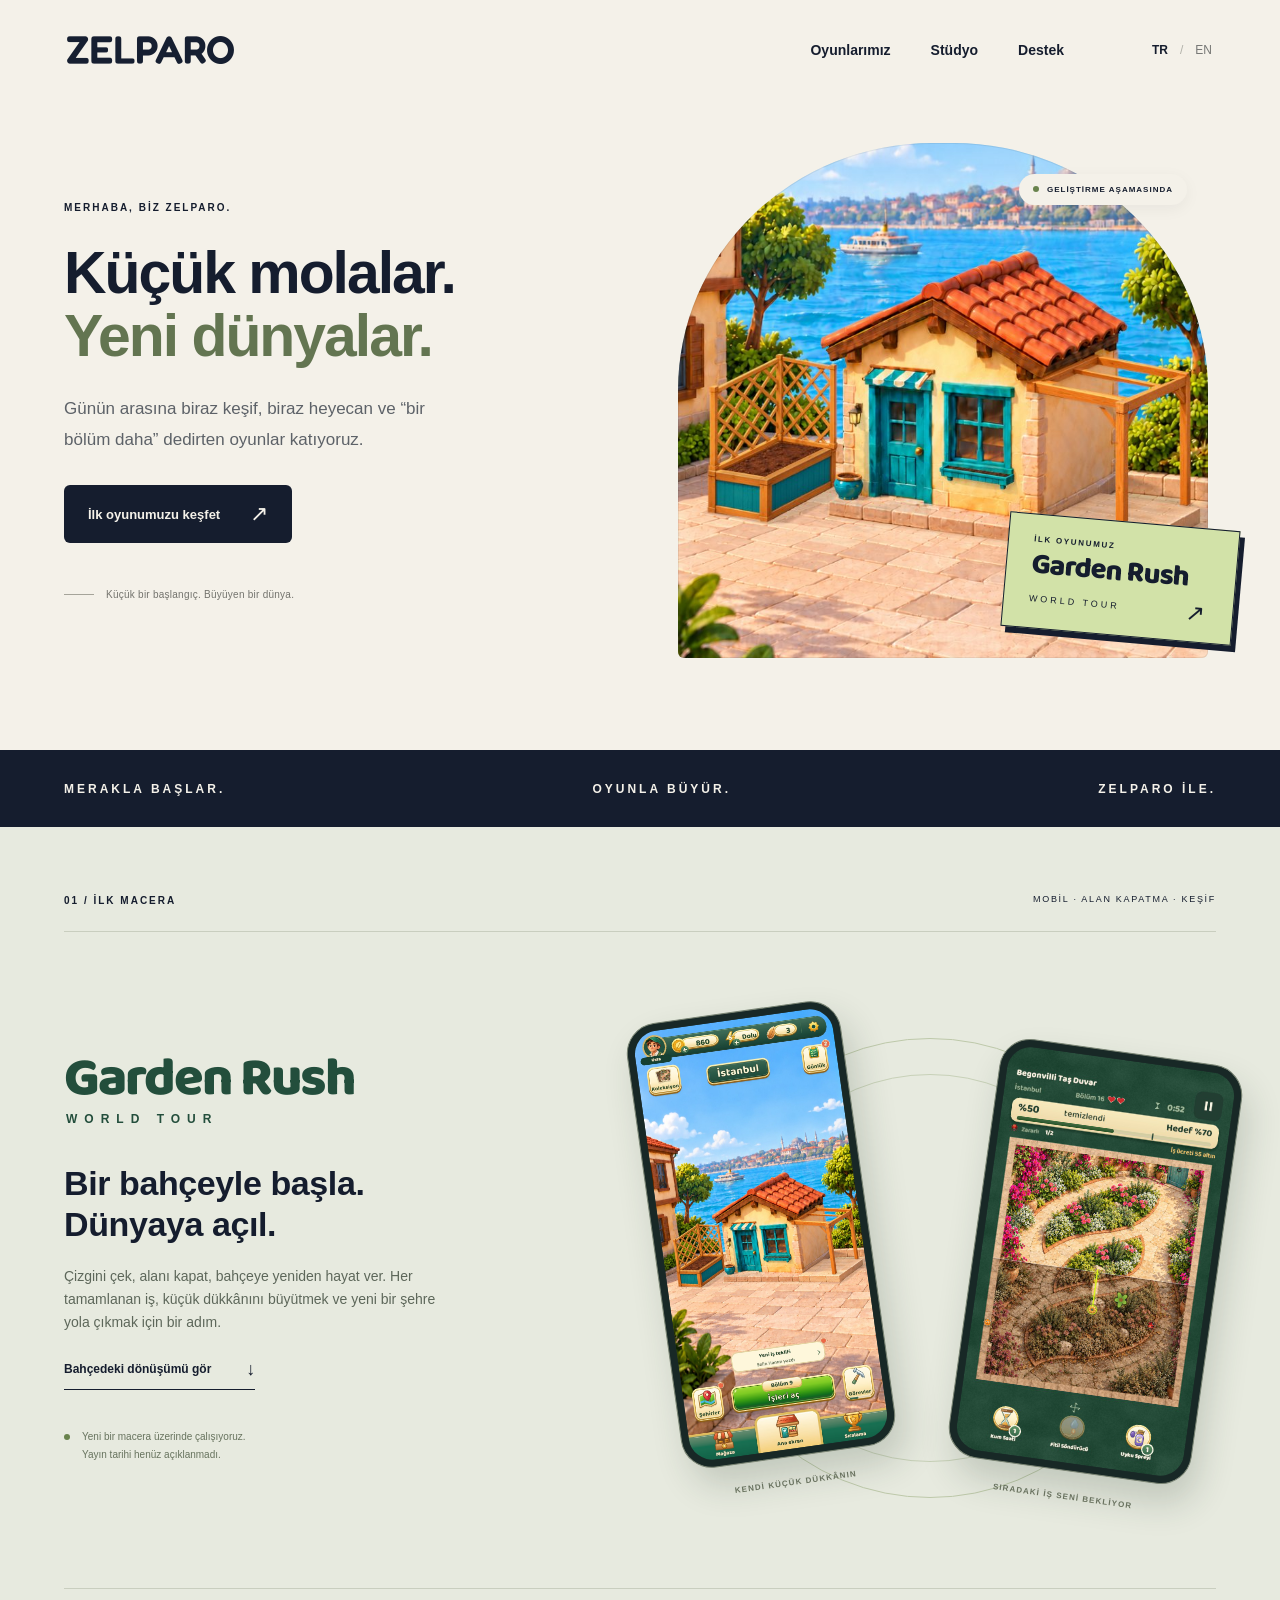
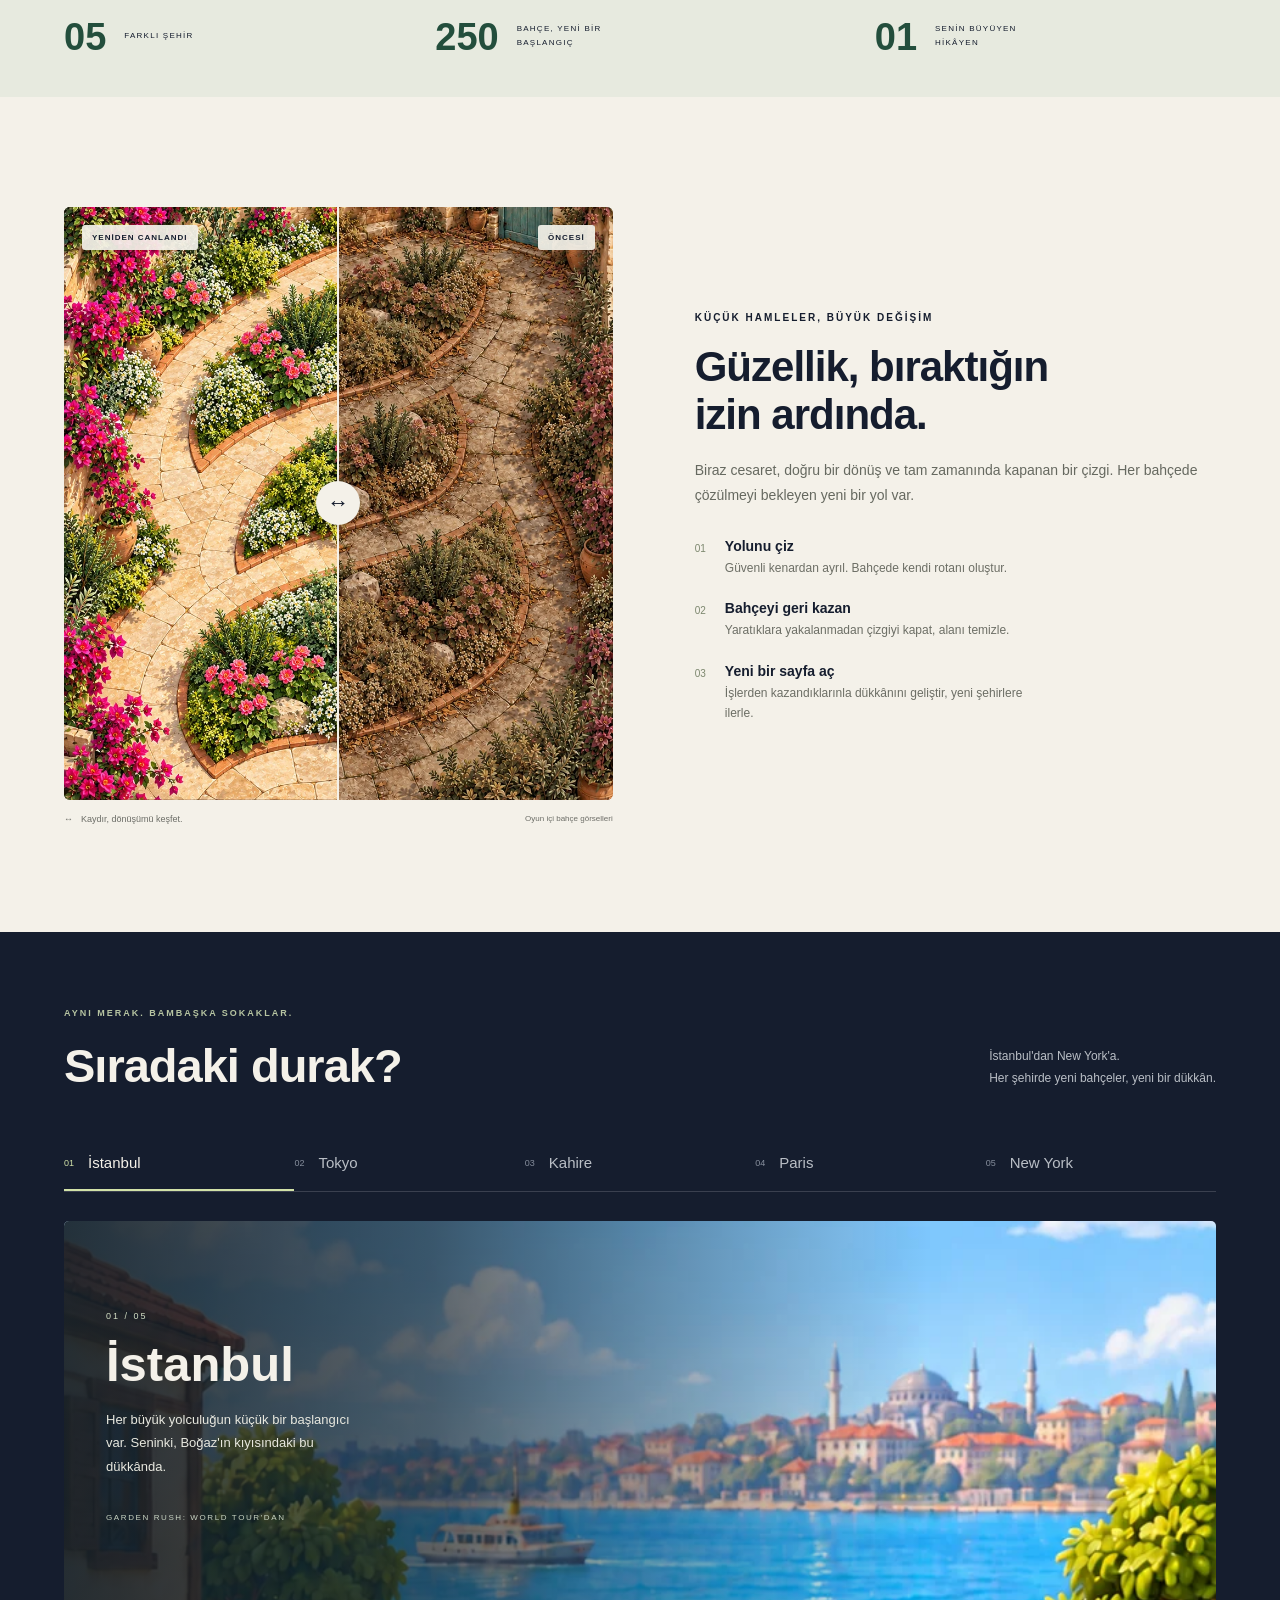
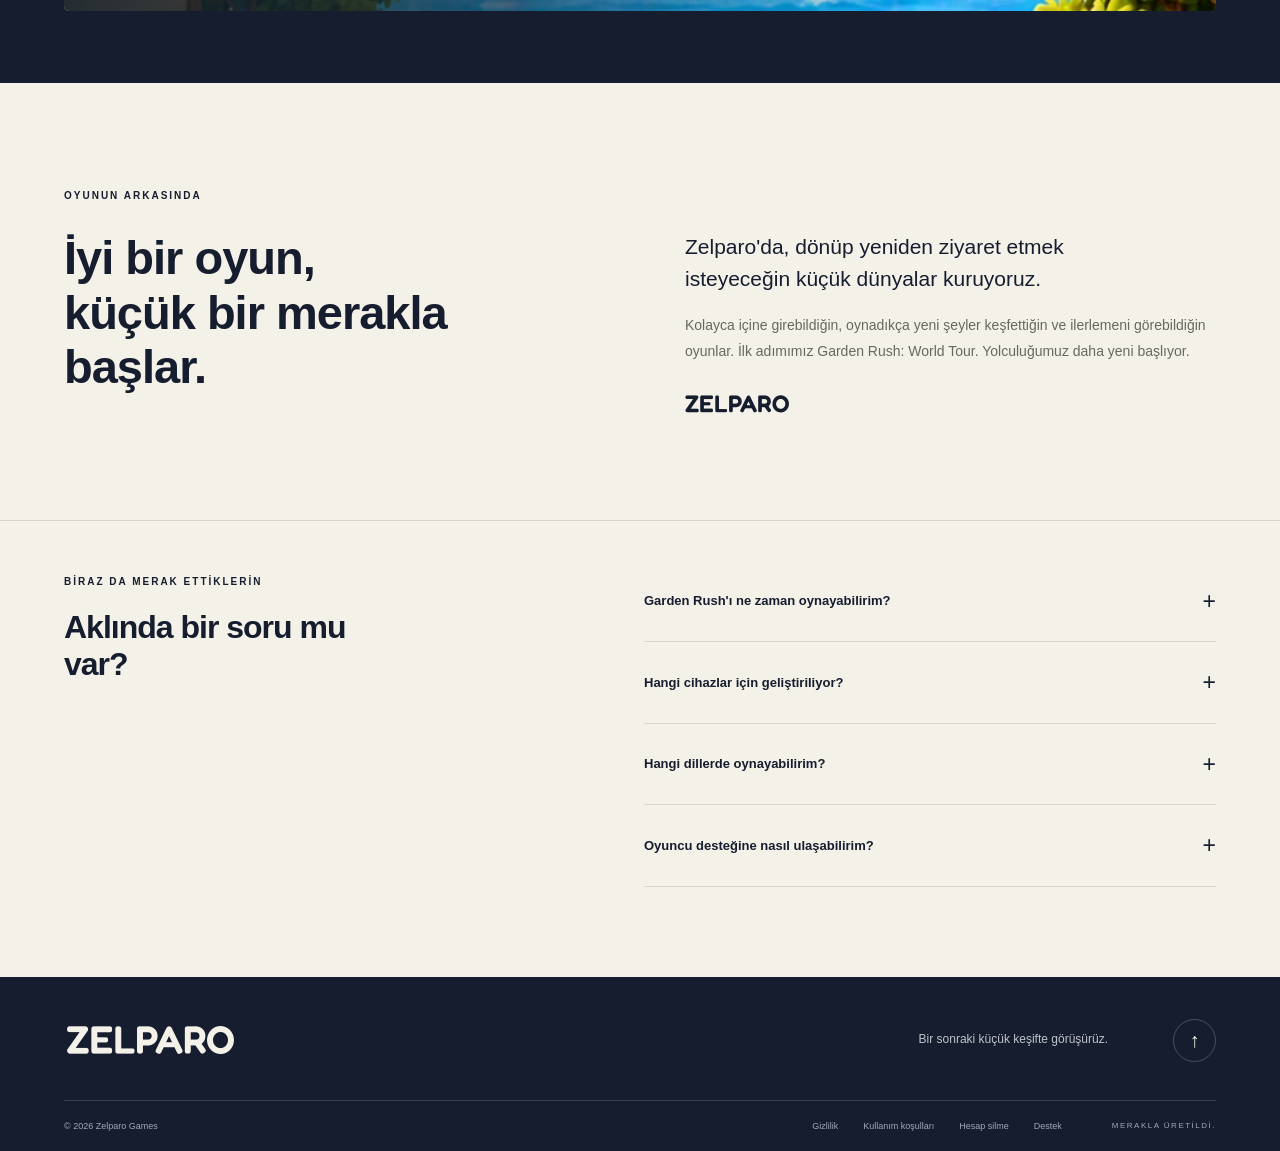
<file: index.html>
<!doctype html>
<html lang="tr">
<head>
  <meta charset="utf-8">
  <meta name="viewport" content="width=device-width, initial-scale=1">
  <meta name="theme-color" content="#151d2e">
  <meta name="description" content="Zelparo — Küçük molalar, yeni dünyalar. İlk mobil oyunumuz Garden Rush: World Tour ile tanışın.">
  <title>Zelparo — Oynamaya değer küçük dünyalar</title>
  <link rel="canonical" href="https://zelparogames.com/">
  <meta property="og:type" content="website">
  <meta property="og:site_name" content="Zelparo Games">
  <meta property="og:url" content="https://zelparogames.com/">
  <meta property="og:locale" content="tr_TR">
  <meta property="og:locale:alternate" content="en_US">
  <meta property="og:title" content="Zelparo — Oynamaya değer küçük dünyalar">
  <meta property="og:description" content="Küçük molalar, yeni dünyalar. İlk mobil oyunumuz Garden Rush: World Tour ile tanışın.">
  <meta property="og:image" content="https://zelparogames.com/assets/share.jpg">
  <meta property="og:image:width" content="1200">
  <meta property="og:image:height" content="630">
  <meta property="og:image:alt" content="Garden Rush: World Tour'da aynı bahçenin temizlenmeden önceki ve sonraki hâli">
  <meta name="twitter:card" content="summary_large_image">
  <link rel="icon" href="assets/zelparo.png" type="image/png">
  <link rel="preload" href="assets/fredoka-600.woff2" as="font" type="font/woff2" crossorigin>
  <link rel="stylesheet" href="style.css">
  <script src="app.js" defer></script>
</head>
<body>
  <a class="skip" href="#main" data-i18n="skip">İçeriğe geç</a>
  <header class="header">
    <a href="#" class="wordmark" aria-label="Zelparo"><img src="assets/zelparo.png" alt="ZELPARO" width="1384" height="272"></a>
    <nav class="nav" aria-label="Ana menü" data-label="navLabel">
      <a href="#games" data-i18n="navGames">Oyunlarımız</a>
      <a href="#studio" data-i18n="navStudio">Stüdyo</a>
      <a href="#support" data-i18n="navSupport">Destek</a>
    </nav>
    <div class="language" aria-label="Dil / Language"><button type="button" data-lang="tr" aria-pressed="true">TR</button><span>/</span><button type="button" data-lang="en" aria-pressed="false">EN</button></div>
  </header>
  <main id="main">
    <section class="hero wrap" aria-labelledby="hero-title">
      <div class="hero-copy">
        <p class="eyebrow"><span data-i18n="heroLabel">MERHABA, BİZ ZELPARO.</span></p>
        <h1 id="hero-title"><span data-i18n="heroLine1">Küçük molalar.</span><br><span class="hero-line-two" data-i18n="heroLine2">Yeni dünyalar.</span></h1>
        <p class="lead" data-i18n="heroBody">Günün arasına biraz keşif, biraz heyecan ve “bir bölüm daha” dedirten oyunlar katıyoruz.</p>
        <a class="button button-dark" href="#games"><span data-i18n="discover">İlk oyunumuzu keşfet</span><span aria-hidden="true">↗</span></a>
        <div class="hero-note"><span class="line"></span><span data-i18n="heroNote">Küçük bir başlangıç. Büyüyen bir dünya.</span></div>
      </div>
      <div class="hero-art">
        <div class="hero-image"><img src="assets/home-tr.jpg" alt="Garden Rush'ın İstanbul kıyısındaki küçük dükkânı" data-alt="heroAlt" fetchpriority="high" width="780" height="1688"></div>
        <div class="art-caption"><span class="status-dot"></span><span data-i18n="inDevelopment">GELİŞTİRME AŞAMASINDA</span></div>
        <a class="game-sticker" href="#games"><span class="sticker-top" data-i18n="firstGame">İLK OYUNUMUZ</span><strong>Garden Rush</strong><span class="sticker-bottom">WORLD TOUR <span aria-hidden="true">↗</span></span></a>
      </div>
    </section>
    <div class="intro-strip"><div class="wrap"><span data-i18n="strip1">MERAKLA BAŞLAR.</span><span data-i18n="strip2">OYUNLA BÜYÜR.</span><span data-i18n="strip3">ZELPARO İLE.</span></div></div>
    <section class="game-section" id="games" aria-labelledby="game-title">
      <div class="wrap">
        <div class="section-top"><p class="eyebrow" data-i18n="gameLabel">01 / İLK MACERA</p><span class="small-label" data-i18n="gameGenre">MOBİL · ALAN KAPATMA · KEŞİF</span></div>
        <div class="game-intro">
          <div class="game-copy">
            <h2 id="game-title">Garden Rush<span>WORLD TOUR</span></h2>
            <h3 data-i18n="gameHeading">Bir bahçeyle başla.<br>Dünyaya açıl.</h3>
            <p data-i18n="gameBody">Çizgini çek, alanı kapat, bahçeye yeniden hayat ver. Her tamamlanan iş, küçük dükkânını büyütmek ve yeni bir şehre yola çıkmak için bir adım.</p>
            <a class="text-link" href="#how"><span data-i18n="howLink">Bahçedeki dönüşümü gör</span><span aria-hidden="true">↓</span></a>
            <div class="release-note"><span class="status-dot"></span><span data-i18n="releaseNote">Yeni bir macera üzerinde çalışıyoruz.<br>Yayın tarihi henüz açıklanmadı.</span></div>
          </div>
          <div class="phone-stage">
            <div class="stage-ring" aria-hidden="true"></div>
            <figure class="phone phone-home"><img src="assets/home-tr.jpg" data-home-image alt="Garden Rush ana menü ekranı" data-alt="homeAlt" width="780" height="1688" loading="lazy"><figcaption data-i18n="homeCaption">KENDİ KÜÇÜK DÜKKÂNIN</figcaption></figure>
            <figure class="phone phone-play"><img src="assets/gameplay-tr.jpg" data-play-image alt="Garden Rush gerçek oynanış ekranı" data-alt="gameplayAlt" width="720" height="1280" loading="lazy"><figcaption data-i18n="playCaption">SIRADAKİ İŞ SENİ BEKLİYOR</figcaption></figure>
          </div>
        </div>
        <div class="game-facts"><p><strong>05</strong><span data-i18n="factCities">FARKLI ŞEHİR</span></p><p><strong>250</strong><span data-i18n="factGardens">BAHÇE, YENİ BİR BAŞLANGIÇ</span></p><p><strong>01</strong><span data-i18n="factStory">SENİN BÜYÜYEN HİKÂYEN</span></p></div>
      </div>
    </section>
    <section class="how wrap" id="how" aria-labelledby="how-title">
      <div class="compare-block">
        <div class="comparison" style="--split:50%">
          <img src="assets/garden-before.webp" alt="Temizlenmeden önceki İstanbul bahçesi" data-alt="beforeAlt" loading="lazy" width="1000" height="1200">
          <img class="after-image" src="assets/garden-after.webp" alt="Yeniden canlanan İstanbul bahçesi" data-alt="afterAlt" loading="lazy" width="1000" height="1200">
          <div class="compare-tags"><span data-i18n="afterTag">YENİDEN CANLANDI</span><span data-i18n="beforeTag">ÖNCESİ</span></div>
          <div class="compare-line"><span aria-hidden="true">↔</span></div>
          <input id="garden-slider" type="range" min="0" max="100" value="50" aria-label="Bahçenin önce ve sonra karşılaştırması" data-label="sliderLabel">
        </div>
        <p class="image-note"><span aria-hidden="true">↔</span><span data-i18n="dragHint">Kaydır, dönüşümü keşfet.</span><span data-i18n="artNote">Oyun içi bahçe görselleri</span></p>
      </div>
      <div class="how-copy">
        <p class="eyebrow" data-i18n="howLabel">KÜÇÜK HAMLELER, BÜYÜK DEĞİŞİM</p>
        <h2 id="how-title" data-i18n="howTitle">Güzellik, bıraktığın <br>izin ardında.</h2>
        <p class="section-body" data-i18n="howBody">Biraz cesaret, doğru bir dönüş ve tam zamanında kapanan bir çizgi. Her bahçede çözülmeyi bekleyen yeni bir yol var.</p>
        <ol class="steps">
          <li><span>01</span><div><h3 data-i18n="step1Title">Yolunu çiz</h3><p data-i18n="step1Body">Güvenli kenardan ayrıl. Bahçede kendi rotanı oluştur.</p></div></li>
          <li><span>02</span><div><h3 data-i18n="step2Title">Bahçeyi geri kazan</h3><p data-i18n="step2Body">Yaratıklara yakalanmadan çizgiyi kapat, alanı temizle.</p></div></li>
          <li><span>03</span><div><h3 data-i18n="step3Title">Yeni bir sayfa aç</h3><p data-i18n="step3Body">İşlerden kazandıklarınla dükkânını geliştir, yeni şehirlere ilerle.</p></div></li>
        </ol>
      </div>
    </section>
    <section class="world" id="world" aria-labelledby="world-title">
      <div class="wrap">
        <div class="world-heading"><div><p class="eyebrow" data-i18n="worldLabel">AYNI MERAK. BAMBAŞKA SOKAKLAR.</p><h2 id="world-title" data-i18n="worldTitle">Sıradaki durak?</h2></div><p data-i18n="worldBody">İstanbul'dan New York'a.<br>Her şehirde yeni bahçeler, yeni bir dükkân.</p></div>
        <div class="city-tabs" role="tablist" aria-label="Şehirler" data-label="citiesLabel">
          <button type="button" role="tab" id="tab-istanbul" aria-controls="city-panel" aria-selected="true" data-city="istanbul">01 <span>İstanbul</span></button>
          <button type="button" role="tab" id="tab-tokyo" aria-controls="city-panel" aria-selected="false" tabindex="-1" data-city="tokyo">02 <span>Tokyo</span></button>
          <button type="button" role="tab" id="tab-kahire" aria-controls="city-panel" aria-selected="false" tabindex="-1" data-city="kahire">03 <span data-i18n="cairo">Kahire</span></button>
          <button type="button" role="tab" id="tab-paris" aria-controls="city-panel" aria-selected="false" tabindex="-1" data-city="paris">04 <span>Paris</span></button>
          <button type="button" role="tab" id="tab-new-york" aria-controls="city-panel" aria-selected="false" tabindex="-1" data-city="new-york">05 <span>New York</span></button>
        </div>
        <div class="city-panel" id="city-panel" role="tabpanel" aria-labelledby="tab-istanbul" tabindex="0">
          <img id="city-image" src="assets/city-istanbul.webp" alt="İstanbul oyun sahnesi" width="900" height="2000" loading="lazy">
          <div class="city-copy"><span class="city-index">01 / 05</span><h3 id="city-name">İstanbul</h3><p id="city-description">Her büyük yolculuğun küçük bir başlangıcı var. Seninki, Boğaz'ın kıyısındaki bu dükkânda.</p><span class="city-footnote" data-i18n="cityNote">GARDEN RUSH: WORLD TOUR'DAN</span></div>
        </div>
      </div>
    </section>
    <section class="studio wrap" id="studio" aria-labelledby="studio-title">
      <p class="eyebrow" data-i18n="studioLabel">OYUNUN ARKASINDA</p>
      <div class="studio-grid"><h2 id="studio-title" data-i18n="studioTitle">İyi bir oyun, <br>küçük bir merakla <br>başlar.</h2><div><p class="studio-lead" data-i18n="studioBody">Zelparo'da, dönüp yeniden ziyaret etmek isteyeceğin küçük dünyalar kuruyoruz.</p><p class="section-body" data-i18n="studioBody2">Kolayca içine girebildiğin, oynadıkça yeni şeyler keşfettiğin ve ilerlemeni görebildiğin oyunlar. İlk adımımız Garden Rush: World Tour. Yolculuğumuz daha yeni başlıyor.</p><span class="studio-signature" aria-label="Zelparo">ZELPARO</span></div></div>
    </section>
    <section class="support wrap" id="support" aria-labelledby="support-title">
      <div><p class="eyebrow" data-i18n="supportLabel">BİRAZ DA MERAK ETTİKLERİN</p><h2 id="support-title" data-i18n="supportTitle">Aklında bir soru mu var?</h2></div>
      <div class="faqs">
        <details><summary data-i18n="faq1Title">Garden Rush'ı ne zaman oynayabilirim?</summary><p data-i18n="faq1Body">Oyun geliştirme aşamasında. Yayın tarihi ve mağaza bağlantıları hazır olduğunda bu sayfada paylaşılacak.</p></details>
        <details><summary data-i18n="faq2Title">Hangi cihazlar için geliştiriliyor?</summary><p data-i18n="faq2Body">İlk hedefimiz Android telefonlar. Diğer platformlarla ilgili duyuruları burada paylaşacağız.</p></details>
        <details><summary data-i18n="faq3Title">Hangi dillerde oynayabilirim?</summary><p data-i18n="faq3Body">Garden Rush, Türkçe ve İngilizce olarak geliştiriliyor.</p></details>
        <details><summary data-i18n="faq4Title">Oyuncu desteğine nasıl ulaşabilirim?</summary><p data-i18n="faq4Body">Bize <a href="mailto:support@zelparogames.com">support@zelparogames.com</a> adresinden yazabilirsin. Hesap silme ve kişisel veri istekleri de bu adrese gelir.</p></details>
      </div>
    </section>
  </main>
  <footer class="footer"><div class="wrap"><div class="footer-top"><a href="#" class="wordmark"><img src="assets/zelparo.png" alt="ZELPARO" width="1384" height="272"></a><p data-i18n="footerLine">Bir sonraki küçük keşifte görüşürüz.</p><a href="#" class="top-link" aria-label="Başa dön" data-label="topLabel">↑</a></div><div class="footer-bottom"><span>© 2026 Zelparo Games</span><div><a href="privacy/" data-i18n="privacy">Gizlilik</a><a href="terms/" data-i18n="terms">Kullanım koşulları</a><a href="delete-account/" data-i18n="deleteAccount">Hesap silme</a><a href="#support" data-i18n="navSupport">Destek</a><span data-i18n="footerPlace">MERAKLA ÜRETİLDİ.</span></div></div></div></footer>
</body>
</html>
</file>
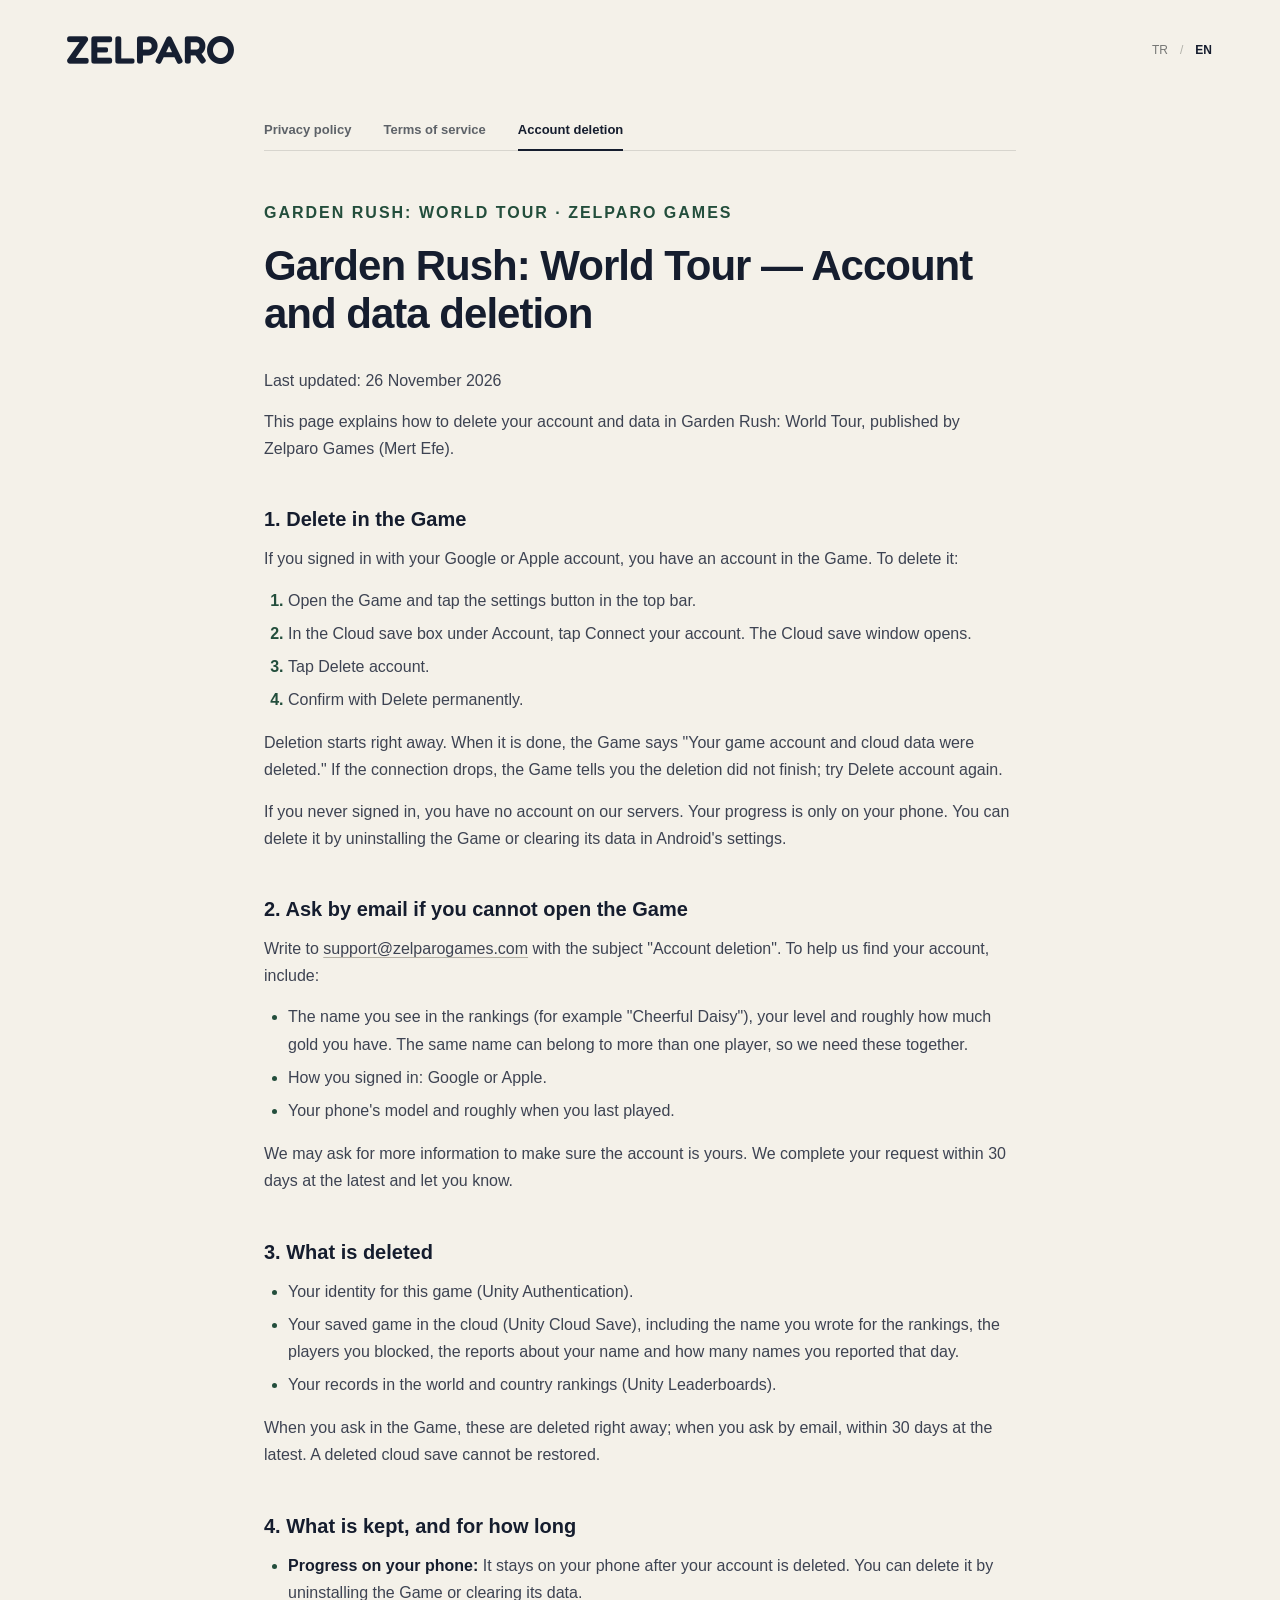
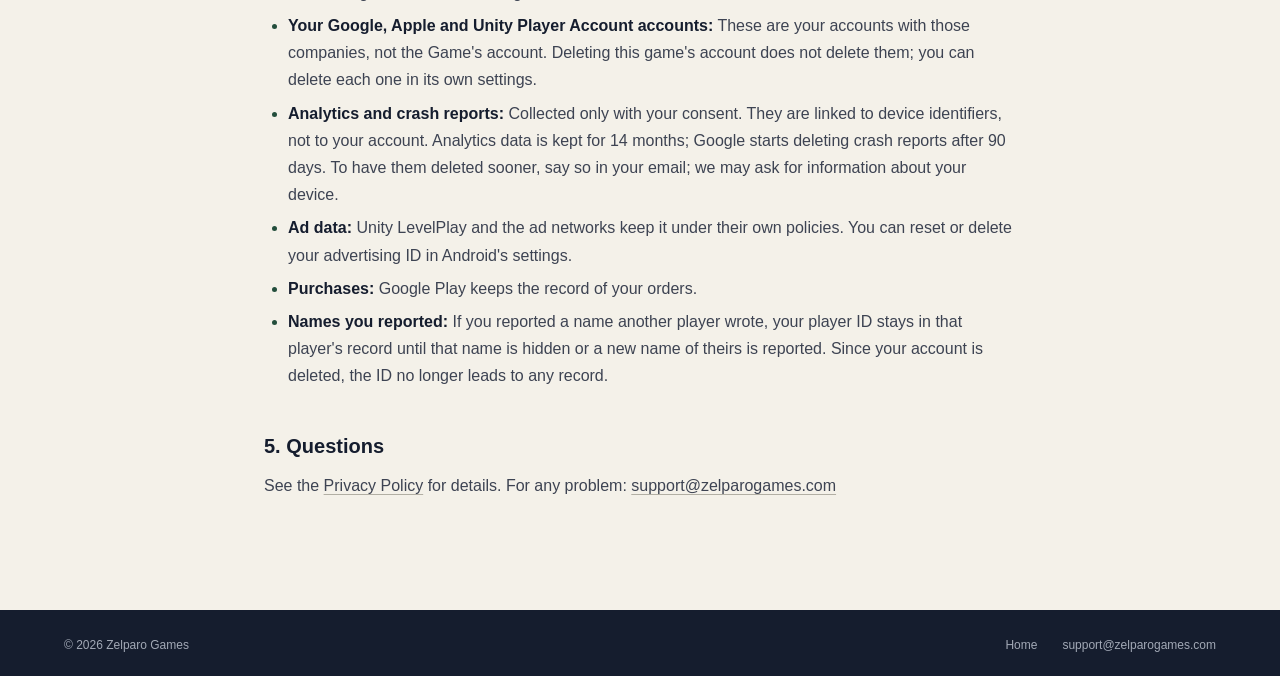
<file: delete-account/index.html>
<!doctype html>
<!-- Generated by Web/Zelparo/legal.cjs from Docs/Legal/AccountDeletion.md. Edit the draft, then run the script again. -->
<html lang="tr">
<head>
  <meta charset="utf-8">
  <meta name="viewport" content="width=device-width, initial-scale=1">
  <meta name="theme-color" content="#151d2e">
  <title>Hesap silme — Garden Rush: World Tour</title>
  <link rel="icon" href="../assets/zelparo.png" type="image/png">
  <link rel="stylesheet" href="../style.css">
  <link rel="stylesheet" href="../legal.css">
  <script src="../legal.js" defer></script>
</head>
<body class="legal-page" data-title-tr="Hesap silme — Garden Rush: World Tour" data-title-en="Account deletion — Garden Rush: World Tour">
  <a class="skip" href="#main" data-tr="İçeriğe geç" data-en="Skip to content">İçeriğe geç</a>
  <header class="header">
    <a href="../" class="wordmark" aria-label="Zelparo"><img src="../assets/zelparo.png" alt="ZELPARO" width="1384" height="272"></a>
    <div class="language" aria-label="Dil / Language"><a href="#tr" data-lang="tr" aria-current="true">TR</a><span>/</span><a href="#en" data-lang="en">EN</a></div>
  </header>
  <main id="main" class="wrap legal">
    <nav class="legal-nav" aria-label="Yasal sayfalar" data-label-tr="Yasal sayfalar" data-label-en="Legal pages"><a href="../privacy/" data-tr="Gizlilik politikası" data-en="Privacy policy">Gizlilik politikası</a><a href="../terms/" data-tr="Kullanım koşulları" data-en="Terms of service">Kullanım koşulları</a><a href="../delete-account/" aria-current="page" data-tr="Hesap silme" data-en="Account deletion">Hesap silme</a></nav>
<article class="legal-text" id="tr" lang="tr" data-lang-section="tr">
<p class="eyebrow">GARDEN RUSH: WORLD TOUR · ZELPARO GAMES</p>
<h1>Garden Rush: World Tour — Hesap ve veri silme</h1>
<p>Son güncelleme: 26.11.2026</p>
<p>Bu sayfa, Zelparo Games'in (Mert Efe) yayımladığı Garden Rush: World Tour oyunundaki hesabını ve verilerini nasıl sileceğini anlatır.</p>
<h2 id="tr-1">1. Oyunun içinden sil</h2>
<p>Google ya da Apple hesabınla giriş yaptıysan oyunda bir hesabın vardır. Silmek için:</p>
<ol><li>Oyunu aç, üst bardaki ayar düğmesine dokun.</li><li>Hesap bölümündeki Bulut kayıt kutusunda Hesabını bağla'ya dokun. Bulut kayıt penceresi açılır.</li><li>Hesabı sil'e dokun.</li><li>Kalıcı olarak sil ile onayla.</li></ol>
<p>Silme hemen başlar. Bitince oyun &quot;Oyun hesabın ve bulut verilerin silindi.&quot; der. Bağlantı koparsa oyun silmenin tamamlanmadığını söyler; Hesabı sil ile yeniden dene.</p>
<p>Hiç giriş yapmadıysan sunucuda hesabın yoktur. İlerlemen yalnız telefonunda durur. Oyunu kaldırarak ya da Android'in ayarlarında oyunun verilerini temizleyerek silebilirsin.</p>
<h2 id="tr-2">2. Oyunu açamıyorsan e-postayla iste</h2>
<p><a href="mailto:support@zelparogames.com">support@zelparogames.com</a> adresine &quot;Hesap silme&quot; konulu bir e-posta yaz. Hesabını bulabilmemiz için şunları ekle:</p>
<ul><li>Sıralamada görünen adın (ör. &quot;Neşeli Papatya&quot;), seviyen ve yaklaşık altın miktarın. Aynı ad birden çok oyuncuda olabildiği için bu bilgiler birlikte gerekir.</li><li>Giriş yaptığın hesabın türü: Google ya da Apple.</li><li>Telefonunun modeli ve oyunu son oynadığın yaklaşık tarih.</li></ul>
<p>Hesabın sana ait olduğundan emin olmak için ek bilgi isteyebiliriz. İsteğini en geç 30 gün içinde yerine getirir ve sana haber veririz.</p>
<h2 id="tr-3">3. Silinenler</h2>
<ul><li>Bu oyundaki hesap kimliğin (Unity Authentication).</li><li>Buluttaki oyun kaydın (Unity Cloud Save); sıralamada yazdığın ad, engellediğin oyuncular, adına gelen bildirimler ve o gün kaç ad bildirdiğin de bunun içindedir.</li><li>Dünya ve ülke sıralamasındaki kayıtların (Unity Leaderboards).</li></ul>
<p>Oyunun içinden istediğinde bunlar hemen, e-postayla istediğinde en geç 30 gün içinde silinir. Silinen bulut kaydı geri getirilemez.</p>
<h2 id="tr-4">4. Silinmeyenler ve saklama süreleri</h2>
<ul><li><strong>Telefonundaki ilerleme:</strong> Hesabın silinince telefonunda kalır. Oyunu kaldırarak ya da verilerini temizleyerek silebilirsin.</li><li><strong>Google, Apple ve Unity Player Account hesapların:</strong> Bunlar o şirketlerdeki hesaplarındır, oyunun hesabı değildir. Bu oyunu silmek onları silmez; her birini kendi ayarlarından silebilirsin.</li><li><strong>Analitik ve çökme raporları:</strong> Yalnız izin verdiysen toplanır. Hesabına değil, cihaz kimliklerine bağlıdır. Analitik verisi 14 ay saklanır; çökme raporlarını Google 90 gün sonra silmeye başlar. Daha önce silinmesini istersen e-postanda yaz; cihazına ait bir bilgi isteyebiliriz.</li><li><strong>Reklam verileri:</strong> Unity LevelPlay ve reklam ağları bu veriyi kendi politikalarına göre saklar. Reklam kimliğini Android'in ayarlarından sıfırlayabilir ya da silebilirsin.</li><li><strong>Satın almalar:</strong> Siparişlerinin kaydını Google Play tutar.</li><li><strong>Bildirdiğin adlar:</strong> Başka bir oyuncunun yazdığı adı bildirdiysen oyuncu kimliğin o oyuncunun kaydında, o ad gizlenene ya da o oyuncunun yeni bir adı bildirilene kadar kalır. Hesabın silindiği için bu kimlik artık hiçbir kayda bağlanmaz.</li></ul>
<h2 id="tr-5">5. Sorular</h2>
<p>Ayrıntılar <a href="../privacy/">Gizlilik Politikası</a>'nda. Sorun için: <a href="mailto:support@zelparogames.com">support@zelparogames.com</a></p>
</article>
<article class="legal-text" id="en" lang="en" data-lang-section="en">
<p class="eyebrow">GARDEN RUSH: WORLD TOUR · ZELPARO GAMES</p>
<h1>Garden Rush: World Tour — Account and data deletion</h1>
<p>Last updated: 26 November 2026</p>
<p>This page explains how to delete your account and data in Garden Rush: World Tour, published by Zelparo Games (Mert Efe).</p>
<h2 id="en-1">1. Delete in the Game</h2>
<p>If you signed in with your Google or Apple account, you have an account in the Game. To delete it:</p>
<ol><li>Open the Game and tap the settings button in the top bar.</li><li>In the Cloud save box under Account, tap Connect your account. The Cloud save window opens.</li><li>Tap Delete account.</li><li>Confirm with Delete permanently.</li></ol>
<p>Deletion starts right away. When it is done, the Game says &quot;Your game account and cloud data were deleted.&quot; If the connection drops, the Game tells you the deletion did not finish; try Delete account again.</p>
<p>If you never signed in, you have no account on our servers. Your progress is only on your phone. You can delete it by uninstalling the Game or clearing its data in Android's settings.</p>
<h2 id="en-2">2. Ask by email if you cannot open the Game</h2>
<p>Write to <a href="mailto:support@zelparogames.com">support@zelparogames.com</a> with the subject &quot;Account deletion&quot;. To help us find your account, include:</p>
<ul><li>The name you see in the rankings (for example &quot;Cheerful Daisy&quot;), your level and roughly how much gold you have. The same name can belong to more than one player, so we need these together.</li><li>How you signed in: Google or Apple.</li><li>Your phone's model and roughly when you last played.</li></ul>
<p>We may ask for more information to make sure the account is yours. We complete your request within 30 days at the latest and let you know.</p>
<h2 id="en-3">3. What is deleted</h2>
<ul><li>Your identity for this game (Unity Authentication).</li><li>Your saved game in the cloud (Unity Cloud Save), including the name you wrote for the rankings, the players you blocked, the reports about your name and how many names you reported that day.</li><li>Your records in the world and country rankings (Unity Leaderboards).</li></ul>
<p>When you ask in the Game, these are deleted right away; when you ask by email, within 30 days at the latest. A deleted cloud save cannot be restored.</p>
<h2 id="en-4">4. What is kept, and for how long</h2>
<ul><li><strong>Progress on your phone:</strong> It stays on your phone after your account is deleted. You can delete it by uninstalling the Game or clearing its data.</li><li><strong>Your Google, Apple and Unity Player Account accounts:</strong> These are your accounts with those companies, not the Game's account. Deleting this game's account does not delete them; you can delete each one in its own settings.</li><li><strong>Analytics and crash reports:</strong> Collected only with your consent. They are linked to device identifiers, not to your account. Analytics data is kept for 14 months; Google starts deleting crash reports after 90 days. To have them deleted sooner, say so in your email; we may ask for information about your device.</li><li><strong>Ad data:</strong> Unity LevelPlay and the ad networks keep it under their own policies. You can reset or delete your advertising ID in Android's settings.</li><li><strong>Purchases:</strong> Google Play keeps the record of your orders.</li><li><strong>Names you reported:</strong> If you reported a name another player wrote, your player ID stays in that player's record until that name is hidden or a new name of theirs is reported. Since your account is deleted, the ID no longer leads to any record.</li></ul>
<h2 id="en-5">5. Questions</h2>
<p>See the <a href="../privacy/">Privacy Policy</a> for details. For any problem: <a href="mailto:support@zelparogames.com">support@zelparogames.com</a></p>
</article>
  </main>
  <footer class="footer"><div class="wrap"><div class="footer-bottom"><span>© 2026 Zelparo Games</span><div><a href="../" data-tr="Ana sayfa" data-en="Home">Ana sayfa</a><a href="mailto:support@zelparogames.com">support@zelparogames.com</a></div></div></div></footer>
</body>
</html>
</file>
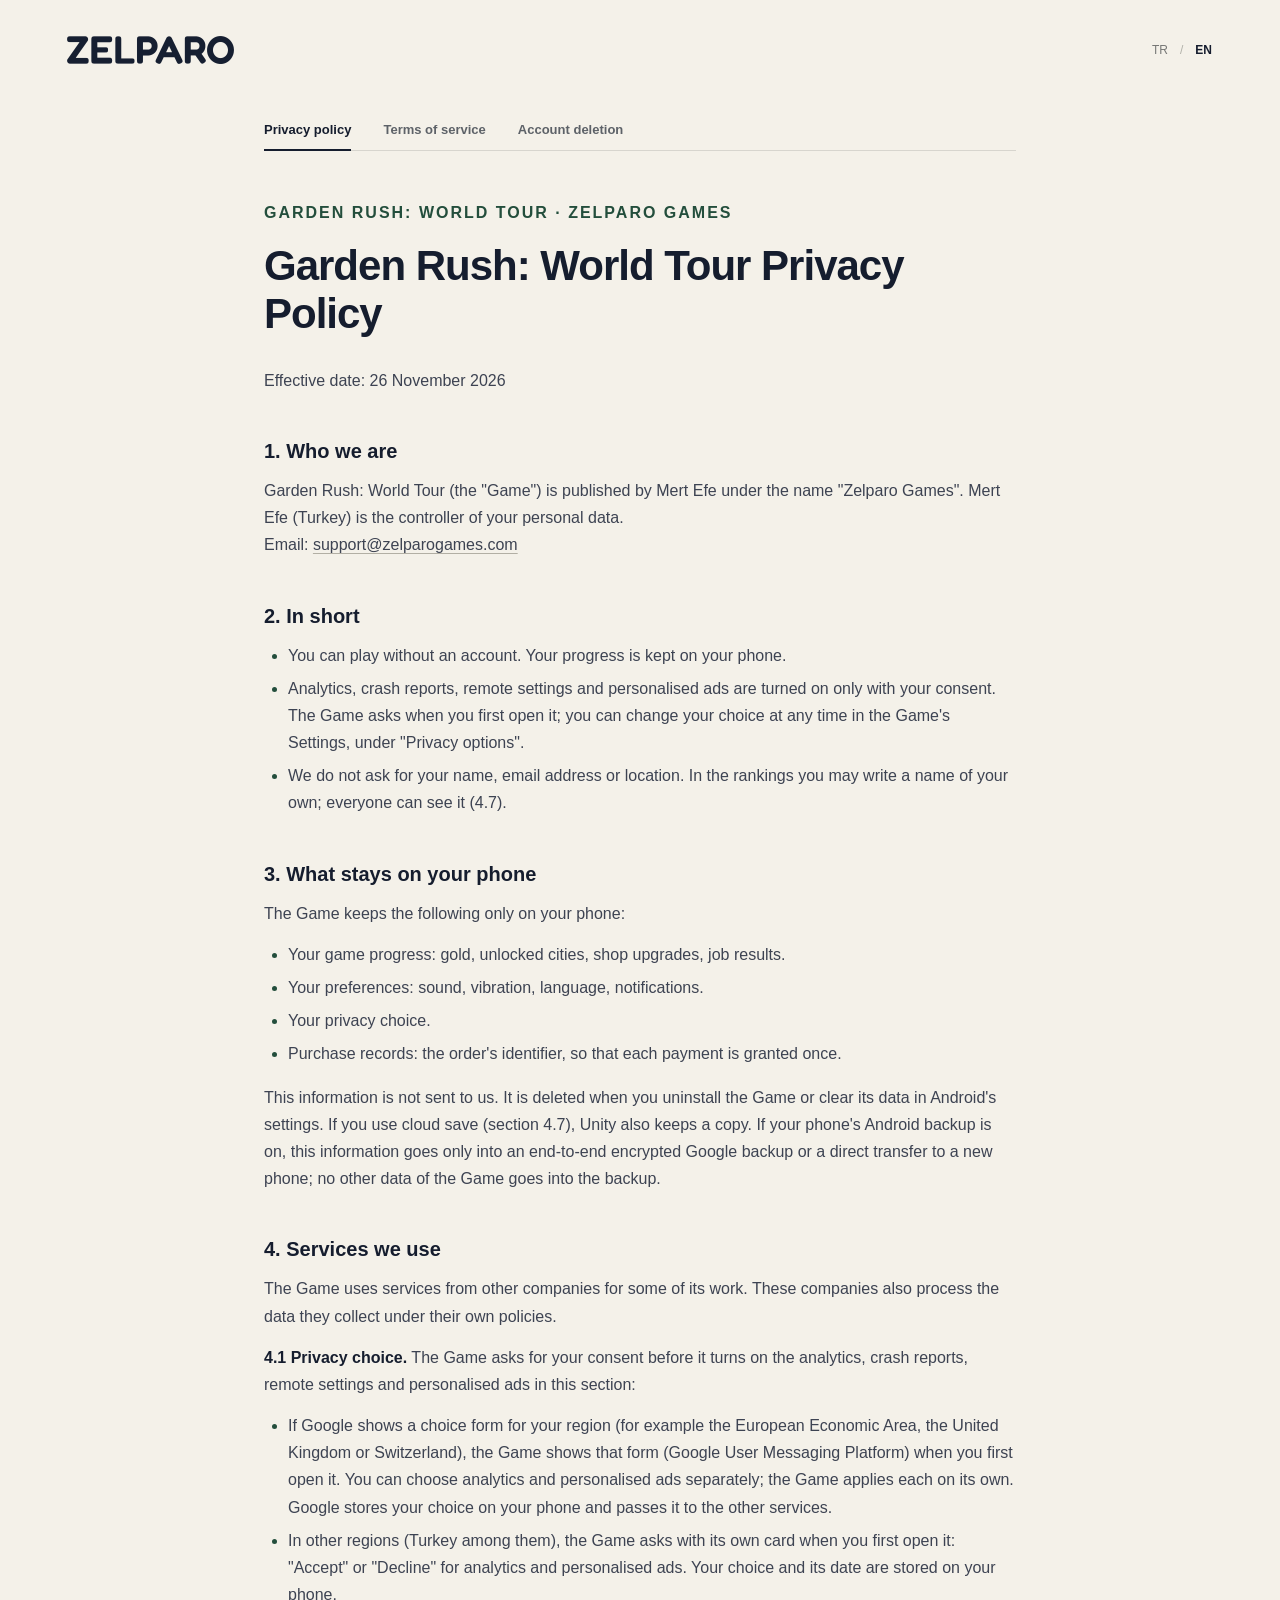
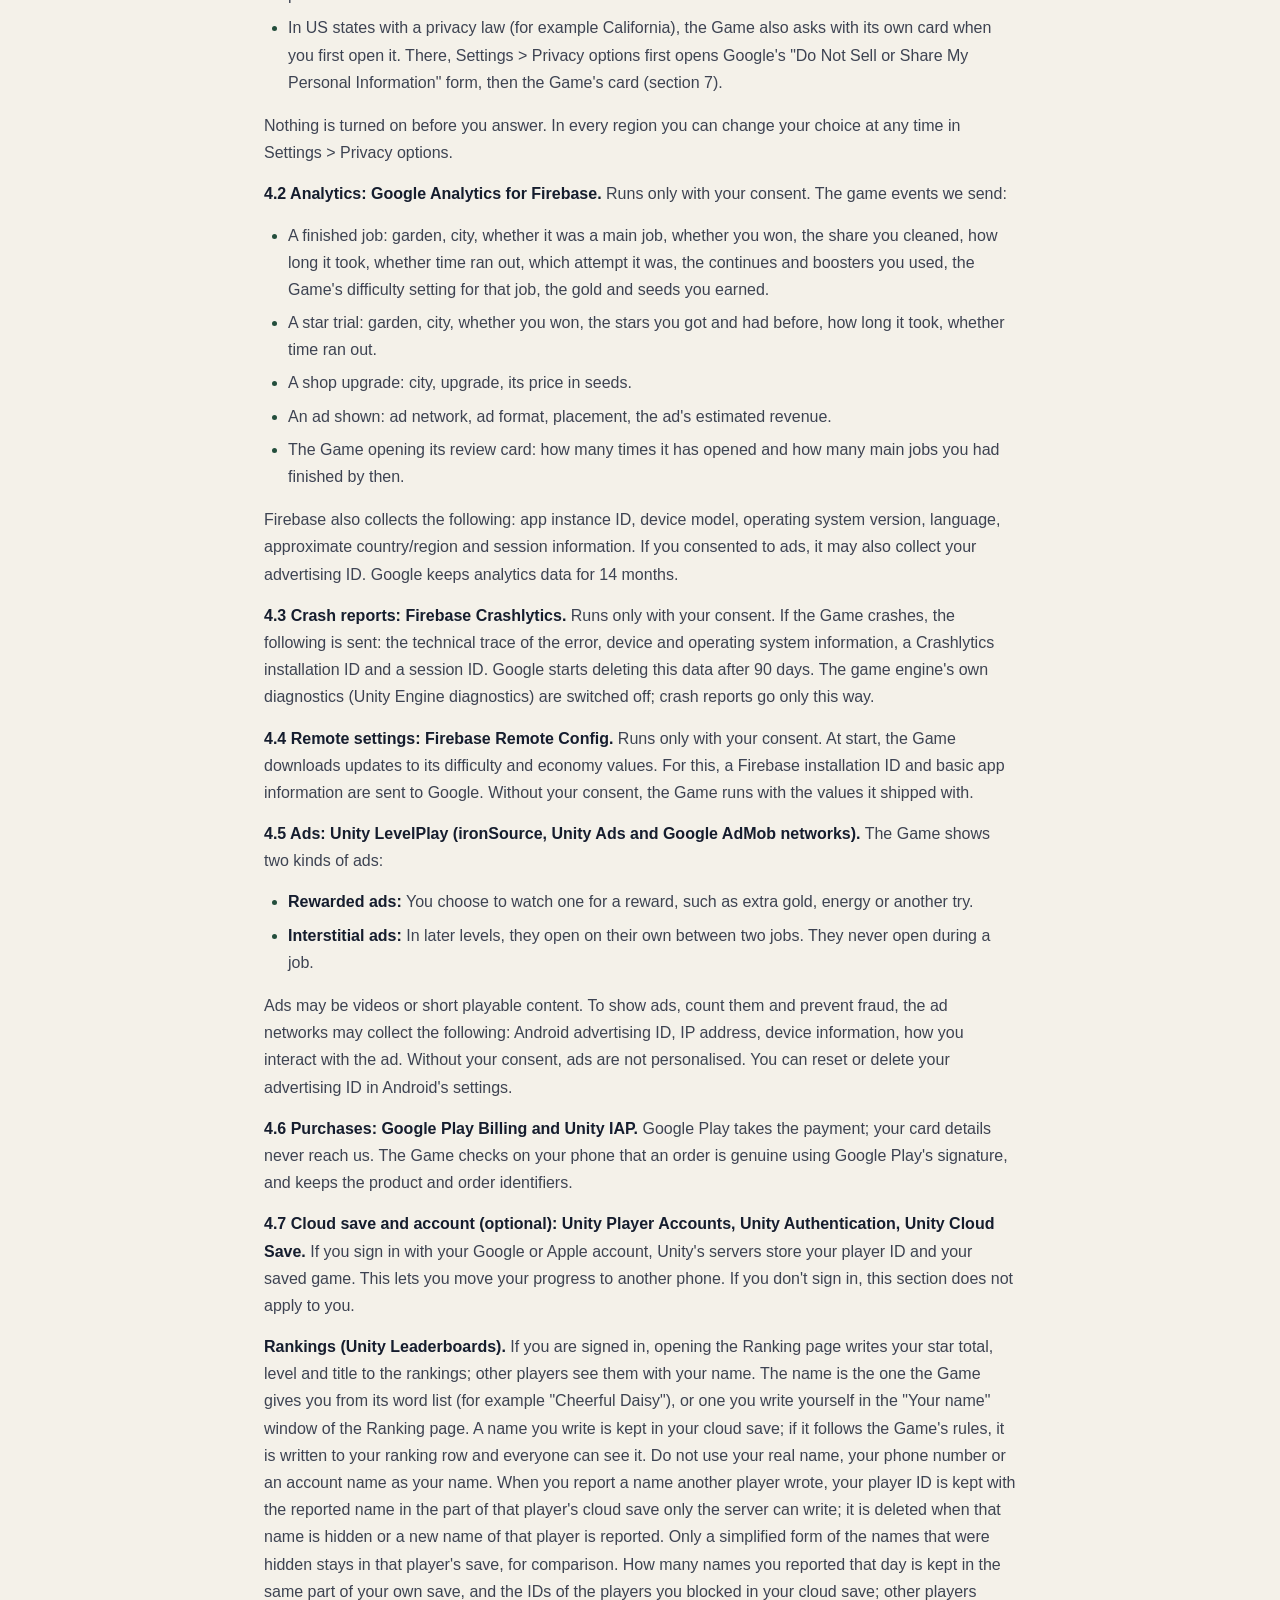
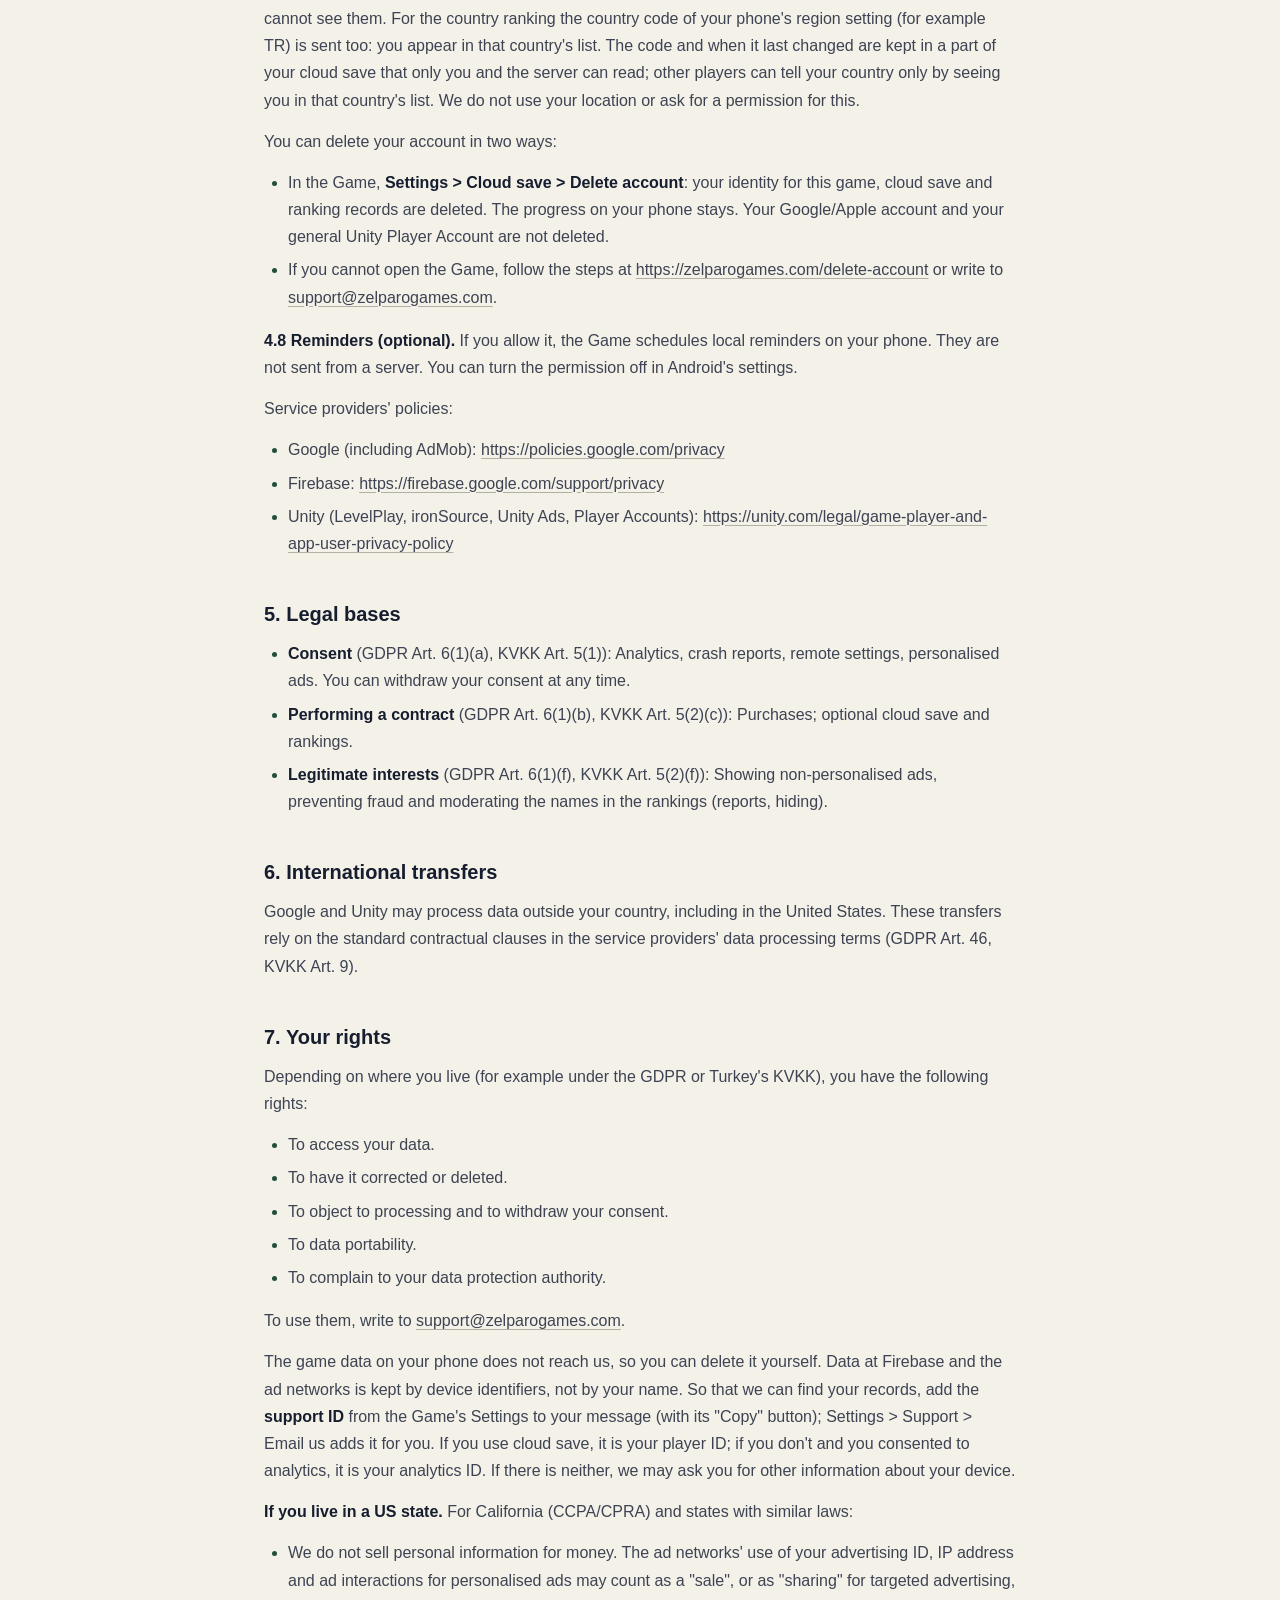
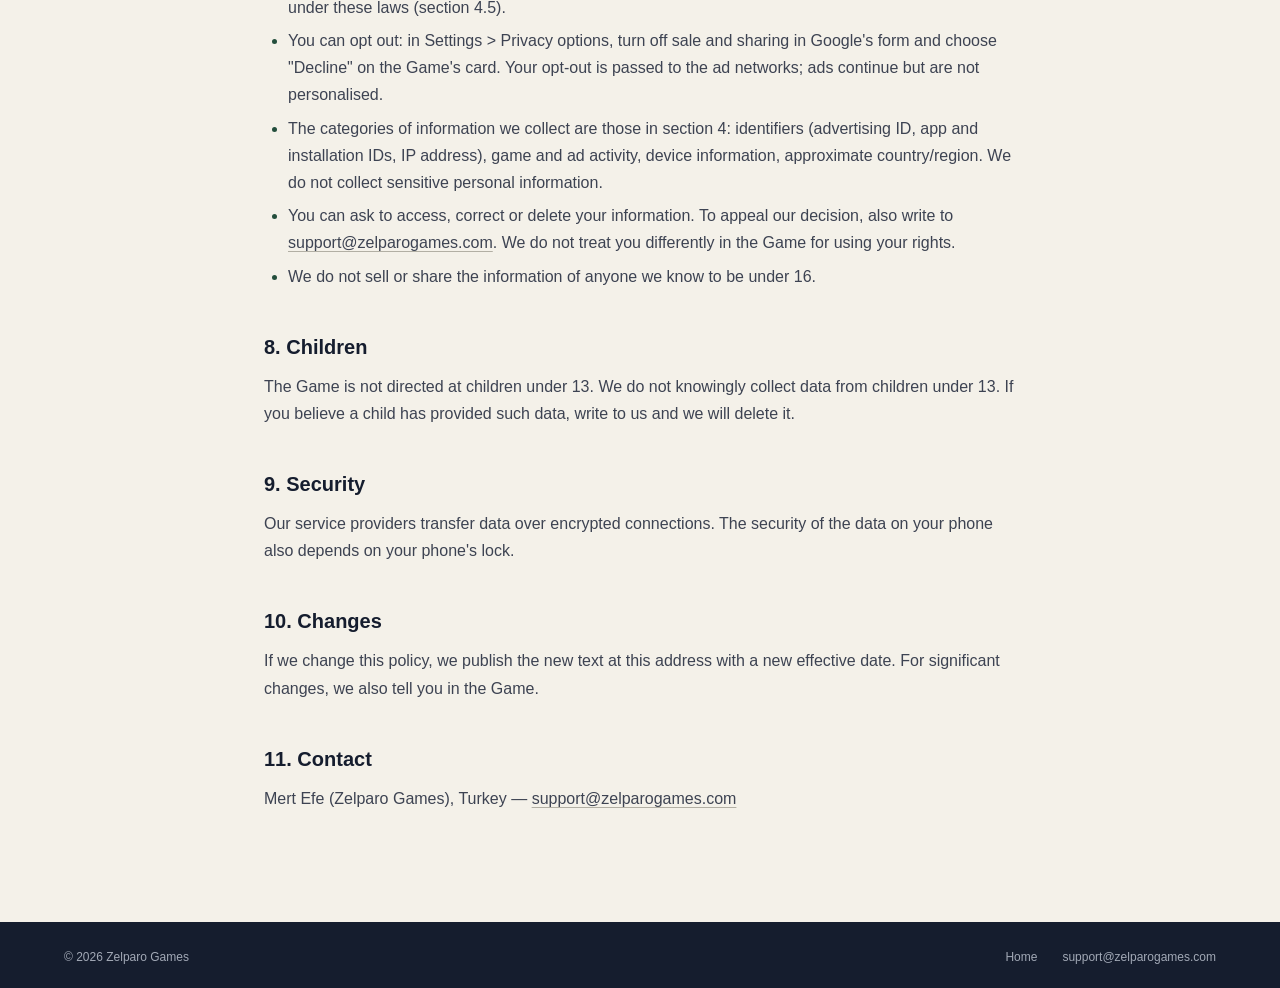
<file: privacy/index.html>
<!doctype html>
<!-- Generated by Web/Zelparo/legal.cjs from Docs/Legal/PrivacyPolicy.md. Edit the draft, then run the script again. -->
<html lang="tr">
<head>
  <meta charset="utf-8">
  <meta name="viewport" content="width=device-width, initial-scale=1">
  <meta name="theme-color" content="#151d2e">
  <title>Gizlilik politikası — Garden Rush: World Tour</title>
  <link rel="icon" href="../assets/zelparo.png" type="image/png">
  <link rel="stylesheet" href="../style.css">
  <link rel="stylesheet" href="../legal.css">
  <script src="../legal.js" defer></script>
</head>
<body class="legal-page" data-title-tr="Gizlilik politikası — Garden Rush: World Tour" data-title-en="Privacy policy — Garden Rush: World Tour">
  <a class="skip" href="#main" data-tr="İçeriğe geç" data-en="Skip to content">İçeriğe geç</a>
  <header class="header">
    <a href="../" class="wordmark" aria-label="Zelparo"><img src="../assets/zelparo.png" alt="ZELPARO" width="1384" height="272"></a>
    <div class="language" aria-label="Dil / Language"><a href="#tr" data-lang="tr" aria-current="true">TR</a><span>/</span><a href="#en" data-lang="en">EN</a></div>
  </header>
  <main id="main" class="wrap legal">
    <nav class="legal-nav" aria-label="Yasal sayfalar" data-label-tr="Yasal sayfalar" data-label-en="Legal pages"><a href="../privacy/" aria-current="page" data-tr="Gizlilik politikası" data-en="Privacy policy">Gizlilik politikası</a><a href="../terms/" data-tr="Kullanım koşulları" data-en="Terms of service">Kullanım koşulları</a><a href="../delete-account/" data-tr="Hesap silme" data-en="Account deletion">Hesap silme</a></nav>
<article class="legal-text" id="tr" lang="tr" data-lang-section="tr">
<p class="eyebrow">GARDEN RUSH: WORLD TOUR · ZELPARO GAMES</p>
<h1>Garden Rush: World Tour Gizlilik Politikası</h1>
<p>Yürürlük tarihi: 26.11.2026</p>
<h2 id="tr-1">1. Biz kimiz</h2>
<p>Garden Rush: World Tour (&quot;Oyun&quot;), Mert Efe tarafından &quot;Zelparo Games&quot; adıyla yayımlanır. Kişisel verilerin için veri sorumlusu Mert Efe'dir (Türkiye).<br>E-posta: <a href="mailto:support@zelparogames.com">support@zelparogames.com</a></p>
<h2 id="tr-2">2. Kısaca</h2>
<ul><li>Oyunu oynamak için hesap açman gerekmez. İlerlemen telefonunda saklanır.</li><li>Analitik, çökme raporu, uzaktan ayar ve kişiselleştirilmiş reklam yalnız izin verirsen açılır. Oyun ilk açılışta sorar; seçimini istediğin an oyunun Ayarlar sayfasındaki &quot;Gizlilik seçenekleri&quot;nden değiştirebilirsin.</li><li>Adını, e-posta adresini ya da konumunu sormayız. Sıralamada istersen kendin bir ad yazabilirsin; o ad herkese görünür (4.7).</li></ul>
<h2 id="tr-3">3. Telefonunda tutulan bilgiler</h2>
<p>Oyun şunları yalnız telefonunda saklar:</p>
<ul><li>Oyun ilerlemen: altın, açılan şehirler, dükkân geliştirmeleri, işlerin sonuçları.</li><li>Tercihlerin: ses, titreşim, dil, bildirimler.</li><li>Gizlilik seçimin.</li><li>Satın alma kayıtları: bir ödemenin karşılığı bir kez verilsin diye siparişin kimliği.</li></ul>
<p>Bu bilgiler bize gönderilmez. Oyunu silersen ya da Android ayarlarından oyunun verilerini temizlersen silinirler. Bulut kaydı kullanıyorsan (bölüm 4.7) bir kopyası Unity'de de durur. Telefonunun Android yedeklemesi açıksa bu bilgiler yalnız uçtan uca şifreli Google yedeğine ya da yeni telefona doğrudan aktarıma girer; oyunun başka verisi yedeğe girmez.</p>
<h2 id="tr-4">4. Kullandığımız hizmetler</h2>
<p>Oyun bazı işleri başka şirketlerin hizmetleriyle yapar. Bu şirketler topladıkları veriyi kendi politikalarına göre de işler.</p>
<p><strong>4.1 Gizlilik seçimi.</strong> Oyun bu bölümdeki analitik, çökme raporu, uzaktan ayar ve kişiselleştirilmiş reklamı açmadan önce iznini sorar:</p>
<ul><li>Bulunduğun bölge için Google bir seçim penceresi gösteriyorsa (örneğin Avrupa Ekonomik Alanı, Birleşik Krallık, İsviçre), oyun ilk açılışta bu pencereyi (Google User Messaging Platform) gösterir. Analitiği ve kişiselleştirilmiş reklamı ayrı ayrı seçebilirsin; oyun ikisini ayrı uygular. Google seçimini telefonunda saklar ve diğer hizmetlere iletir.</li><li>Diğer bölgelerde (Türkiye dahil) oyun ilk açılışta kendi kartıyla sorar: analitik ve kişiselleştirilmiş reklam için &quot;Kabul et&quot; ya da &quot;Reddet&quot;. Seçimin ve tarihi telefonunda saklanır.</li><li>ABD'nin gizlilik yasası olan eyaletlerinde (örneğin Kaliforniya) de oyun ilk açılışta kendi kartıyla sorar. Ayarlar &gt; Gizlilik seçenekleri orada önce Google'ın &quot;Do Not Sell or Share My Personal Information&quot; (kişisel bilgilerimi satma ya da paylaşma) penceresini, sonra oyunun kartını açar (bölüm 7).</li></ul>
<p>Cevap vermeden hiçbiri açılmaz. Seçimini her bölgede, istediğin an Ayarlar &gt; Gizlilik seçenekleri'nden değiştirebilirsin.</p>
<p><strong>4.2 Analitik: Google Analytics for Firebase.</strong> Yalnız izin verirsen çalışır. Gönderdiğimiz oyun olayları:</p>
<ul><li>Biten bir iş: bahçe, şehir, ana iş olup olmadığı, kazanıp kazanmadığın, temizlediğin yüzde, ne kadar sürdüğü, sürenin bitip bitmediği, kaçıncı denemen olduğu, devam ve yardımcı kullanımın, oyunun o işteki zorluk ayarı, kazandığın altın ve tohum.</li><li>Bir yıldız denemesi: bahçe, şehir, kazanıp kazanmadığın, aldığın ve önceki yıldız sayısı, ne kadar sürdüğü, sürenin bitip bitmediği.</li><li>Bir dükkân geliştirmesi: şehir, geliştirme, tohum fiyatı.</li><li>Gösterilen bir reklam: reklam ağı, reklam türü, gösterildiği yer, reklamın tahmini geliri.</li><li>Oyunun değerlendirme kartını açması: kaçıncı kez açıldığı ve o ana kadar biten ana iş sayısı.</li></ul>
<p>Firebase ayrıca şunları toplar: uygulama örneği kimliği, cihaz modeli, işletim sistemi sürümü, dil, yaklaşık ülke/bölge ve oturum bilgisi. Reklam izni verdiysen reklam kimliğini de toplayabilir. Analitik verisi Google'da 14 ay saklanır.</p>
<p><strong>4.3 Çökme raporu: Firebase Crashlytics.</strong> Yalnız izin verirsen çalışır. Oyun çökerse şunlar gider: hatanın teknik izi, cihaz ve işletim sistemi bilgisi, Crashlytics kurulum kimliği, oturum kimliği. Google bu bilgileri 90 gün sonra silmeye başlar. Oyunun motorunun kendi tanılaması (Unity Engine diagnostics) kapalıdır; çökme raporu yalnız bu yolla gider.</p>
<p><strong>4.4 Uzaktan ayar: Firebase Remote Config.</strong> Yalnız izin verirsen çalışır. Oyun açılışta zorluk ve ekonomi değerlerinin güncellerini indirir. Bunun için Google'a Firebase kurulum kimliği ve temel uygulama bilgisi gider. İzin vermezsen oyun, kendisiyle gelen değerlerle çalışır.</p>
<p><strong>4.5 Reklamlar: Unity LevelPlay (ironSource, Unity Ads ve Google AdMob ağları).</strong> Oyunda iki tür reklam vardır:</p>
<ul><li><strong>Ödüllü reklam:</strong> Ek altın, enerji ya da devam hakkı gibi bir ödül için izlemeyi sen seçersin.</li><li><strong>Ara reklam:</strong> Oyunun ilerleyen bölümlerinde iki iş arasında kendiliğinden açılır. Bir iş sürerken açılmaz.</li></ul>
<p>Reklamlar video ya da kısa, oynanabilir (playable) içerik olabilir. Reklam ağları reklam göstermek, sayısını ölçmek ve sahteciliği önlemek için şunları toplayabilir: Android reklam kimliği, IP adresi, cihaz bilgisi, reklamla etkileşimin. İzin vermezsen kişiselleştirilmemiş reklam gösterilir. Reklam kimliğini Android ayarlarından sıfırlayabilir ya da silebilirsin.</p>
<p><strong>4.6 Satın almalar: Google Play Faturalandırma ve Unity IAP.</strong> Ödemeyi Google Play alır; kart bilgilerin bize ulaşmaz. Oyun, siparişin gerçek olduğunu Google Play'in imzasıyla telefonunda doğrular, ürün ve sipariş kimliğini saklar.</p>
<p><strong>4.7 Bulut kayıt ve hesap (isteğe bağlı): Unity Player Accounts, Unity Authentication, Unity Cloud Save.</strong> Google ya da Apple hesabınla giriş yaparsan oyuncu kimliğin ve oyun kaydın Unity'nin sunucularında saklanır. Böylece ilerlemen başka bir telefona taşınabilir. Giriş yapmazsan bu bölüm seni ilgilendirmez.</p>
<p><strong>Sıralama (Unity Leaderboards).</strong> Giriş yaptıysan Sıralama sayfasını açtığında yıldız toplamın, seviyen ve ünvanın sıralamaya yazılır; öteki oyuncular bunları adınla görür. Ad, oyunun sözcük listesinden verdiği addır (örneğin &quot;Neşeli Papatya&quot;) ya da Sıralama sayfasındaki &quot;Adın&quot; penceresinde kendin yazdığın addır. Yazdığın ad bulut kaydında saklanır; oyunun kurallarına uyuyorsa sıralama satırına yazılır ve herkese görünür. Ad olarak gerçek adını, telefonunu ya da bir hesabının adını yazma. Bir oyuncunun yazdığı adı bildirdiğinde oyuncu kimliğin, bildirilen adla birlikte o oyuncunun bulut kaydının yalnız sunucunun yazabildiği bölümünde tutulur; o ad gizlenince ya da oyuncunun yeni bir adı bildirilince silinir. Gizlenen adların yalnız karşılaştırma için sadeleştirilmiş hâli o oyuncunun kaydında kalır. O gün kaç ad bildirdiğin senin kaydının aynı bölümünde, engellediğin oyuncuların kimlikleri senin bulut kaydında durur; öteki oyuncular bunları göremez. Ülke sıralaması için telefonunun bölge ayarındaki ülke kodu (ör. TR) de gönderilir: o ülkenin listesinde görünürsün. Kod ve son değiştiği an bulut kaydının yalnız senin ve sunucunun okuyabildiği bölümünde durur; öteki oyuncular ülkeni yalnız seni o ülkenin listesinde görerek bilir. Konumunu kullanmayız, bunun için izin istemeyiz.</p>
<p>Hesabını iki yoldan silebilirsin:</p>
<ul><li>Oyunda <strong>Ayarlar &gt; Bulut kayıt &gt; Hesabı sil</strong>: bu oyuna ait hesap kimliğin, buluttaki kaydın ve sıralama kaydın silinir. Telefonundaki ilerleme kalır. Google/Apple hesabın ve genel Unity Player Account hesabın silinmez.</li><li>Oyuna erişemiyorsan <a href="../delete-account/">https://zelparogames.com/delete-account</a> adresindeki adımlarla ya da <a href="mailto:support@zelparogames.com">support@zelparogames.com</a> adresine yazarak.</li></ul>
<p><strong>4.8 Hatırlatmalar (isteğe bağlı).</strong> İzin verirsen oyun telefonunda yerel hatırlatmalar planlar. Bunlar sunucudan gönderilmez. İzni Android ayarlarından kapatabilirsin.</p>
<p>Hizmet sağlayıcıların politikaları:</p>
<ul><li>Google (AdMob dahil): <a href="https://policies.google.com/privacy">https://policies.google.com/privacy</a></li><li>Firebase: <a href="https://firebase.google.com/support/privacy">https://firebase.google.com/support/privacy</a></li><li>Unity (LevelPlay, ironSource, Unity Ads, Player Accounts): <a href="https://unity.com/legal/game-player-and-app-user-privacy-policy">https://unity.com/legal/game-player-and-app-user-privacy-policy</a></li></ul>
<h2 id="tr-5">5. Hukuki sebepler</h2>
<ul><li><strong>Açık rıza</strong> (KVKK m. 5/1, GDPR m. 6/1-a): Analitik, çökme raporu, uzaktan ayar, kişiselleştirilmiş reklam. İznini istediğin an geri alabilirsin.</li><li><strong>Sözleşmenin kurulması ve ifası</strong> (KVKK m. 5/2-c, GDPR m. 6/1-b): Satın almalar; isteğe bağlı bulut kayıt ve sıralama.</li><li><strong>Meşru menfaat</strong> (KVKK m. 5/2-f, GDPR m. 6/1-f): Kişiselleştirilmemiş reklamın gösterilmesi, sahteciliğin önlenmesi ve sıralamadaki adların denetimi (bildirimler, gizleme).</li></ul>
<h2 id="tr-6">6. Yurt dışına aktarım</h2>
<p>Google ve Unity verileri Türkiye dışında, ABD dahil başka ülkelerde işleyebilir. Bu aktarım, hizmet sağlayıcıların veri işleme şartlarında yer alan standart sözleşme maddelerine dayanır (KVKK m. 9, GDPR m. 46).</p>
<h2 id="tr-7">7. Hakların</h2>
<p>KVKK m. 11 ve bulunduğun yerin yasaları (örneğin GDPR) kapsamında şu haklara sahipsin:</p>
<ul><li>Verilerinin işlenip işlenmediğini ve hangilerinin işlendiğini öğrenmek.</li><li>Düzeltilmesini ve silinmesini istemek.</li><li>İşlemeye itiraz etmek ve verdiğin izni geri almak.</li><li>Verilerinin aktarıldığı kişileri öğrenmek.</li><li>Şikâyette bulunmak: Kişisel Verileri Koruma Kurulu ya da bulunduğun ülkenin denetim makamı.</li></ul>
<p>Başvuru için <a href="mailto:support@zelparogames.com">support@zelparogames.com</a> adresine yaz.</p>
<p>Telefonundaki oyun verisi bize gelmediği için onu sen silebilirsin. Firebase ve reklam ağlarındaki veriler adınla değil, cihaz kimlikleriyle tutulur. Kayıtlarını bulabilmemiz için yazına oyunun Ayarlar sayfasındaki <strong>destek kimliğini</strong> ekle (&quot;Kopyala&quot; düğmesiyle); Ayarlar &gt; Destek &gt; Bize e-posta yaz onu kendiliğinden ekler. Bulut kayıt kullanıyorsan bu, oyuncu kimliğindir; kullanmıyorsan ve analitiğe izin verdiysen analitik kimliğidir. İkisi de yoksa senden cihaza ait başka bir bilgi isteyebiliriz.</p>
<p><strong>ABD eyaletlerinde yaşıyorsan.</strong> Kaliforniya (CCPA/CPRA) ve benzer yasası olan eyaletler için:</p>
<ul><li>Kişisel bilgiyi para karşılığı satmayız. Kişiselleştirilmiş reklam için reklam ağlarının reklam kimliğini, IP adresini ve reklamla etkileşimini kullanması bu yasalarda &quot;satış&quot; ya da hedefli reklam için &quot;paylaşma&quot; sayılabilir (bölüm 4.5).</li><li>Bundan çıkabilirsin: Ayarlar &gt; Gizlilik seçenekleri'nde Google'ın penceresinde satışı ve paylaşmayı kapat, oyunun kartında &quot;Reddet&quot;i seç. Ret reklam ağlarına iletilir; reklamlar sürer ama kişiselleştirilmez.</li><li>Topladığımız bilgi türleri bölüm 4'tekilerdir: tanımlayıcılar (reklam kimliği, uygulama ve kurulum kimlikleri, IP adresi), oyun ve reklam etkinliği, cihaz bilgisi, yaklaşık ülke/bölge. Hassas kişisel bilgi toplamayız.</li><li>Bilgilerine erişmeyi, düzeltilmesini ve silinmesini isteyebilirsin. Kararımıza itiraz etmek için de <a href="mailto:support@zelparogames.com">support@zelparogames.com</a> adresine yaz. Haklarını kullandığın için oyunda sana farklı davranmayız.</li><li>16 yaşından küçük olduğunu bildiğimiz kimsenin bilgisini satmayız ya da paylaşmayız.</li></ul>
<h2 id="tr-8">8. Çocuklar</h2>
<p>Oyun 13 yaşından küçük çocuklara yönelik değildir. 13 yaşından küçük bir çocuğun verisini bilerek toplamayız. Böyle bir veri olduğunu düşünüyorsan bize yaz; sileriz.</p>
<h2 id="tr-9">9. Güvenlik</h2>
<p>Hizmet sağlayıcılarımız veriyi şifreli bağlantıyla taşır. Telefonundaki verinin güvenliği telefonunun kilidine de bağlıdır.</p>
<h2 id="tr-10">10. Değişiklikler</h2>
<p>Bu politikayı değiştirirsek yeni metni bu adreste, yeni yürürlük tarihiyle yayımlarız. Önemli bir değişiklikte oyunun içinde de haber veririz.</p>
<h2 id="tr-11">11. İletişim</h2>
<p>Mert Efe (Zelparo Games), Türkiye — <a href="mailto:support@zelparogames.com">support@zelparogames.com</a></p>
</article>
<article class="legal-text" id="en" lang="en" data-lang-section="en">
<p class="eyebrow">GARDEN RUSH: WORLD TOUR · ZELPARO GAMES</p>
<h1>Garden Rush: World Tour Privacy Policy</h1>
<p>Effective date: 26 November 2026</p>
<h2 id="en-1">1. Who we are</h2>
<p>Garden Rush: World Tour (the &quot;Game&quot;) is published by Mert Efe under the name &quot;Zelparo Games&quot;. Mert Efe (Turkey) is the controller of your personal data.<br>Email: <a href="mailto:support@zelparogames.com">support@zelparogames.com</a></p>
<h2 id="en-2">2. In short</h2>
<ul><li>You can play without an account. Your progress is kept on your phone.</li><li>Analytics, crash reports, remote settings and personalised ads are turned on only with your consent. The Game asks when you first open it; you can change your choice at any time in the Game's Settings, under &quot;Privacy options&quot;.</li><li>We do not ask for your name, email address or location. In the rankings you may write a name of your own; everyone can see it (4.7).</li></ul>
<h2 id="en-3">3. What stays on your phone</h2>
<p>The Game keeps the following only on your phone:</p>
<ul><li>Your game progress: gold, unlocked cities, shop upgrades, job results.</li><li>Your preferences: sound, vibration, language, notifications.</li><li>Your privacy choice.</li><li>Purchase records: the order's identifier, so that each payment is granted once.</li></ul>
<p>This information is not sent to us. It is deleted when you uninstall the Game or clear its data in Android's settings. If you use cloud save (section 4.7), Unity also keeps a copy. If your phone's Android backup is on, this information goes only into an end-to-end encrypted Google backup or a direct transfer to a new phone; no other data of the Game goes into the backup.</p>
<h2 id="en-4">4. Services we use</h2>
<p>The Game uses services from other companies for some of its work. These companies also process the data they collect under their own policies.</p>
<p><strong>4.1 Privacy choice.</strong> The Game asks for your consent before it turns on the analytics, crash reports, remote settings and personalised ads in this section:</p>
<ul><li>If Google shows a choice form for your region (for example the European Economic Area, the United Kingdom or Switzerland), the Game shows that form (Google User Messaging Platform) when you first open it. You can choose analytics and personalised ads separately; the Game applies each on its own. Google stores your choice on your phone and passes it to the other services.</li><li>In other regions (Turkey among them), the Game asks with its own card when you first open it: &quot;Accept&quot; or &quot;Decline&quot; for analytics and personalised ads. Your choice and its date are stored on your phone.</li><li>In US states with a privacy law (for example California), the Game also asks with its own card when you first open it. There, Settings &gt; Privacy options first opens Google's &quot;Do Not Sell or Share My Personal Information&quot; form, then the Game's card (section 7).</li></ul>
<p>Nothing is turned on before you answer. In every region you can change your choice at any time in Settings &gt; Privacy options.</p>
<p><strong>4.2 Analytics: Google Analytics for Firebase.</strong> Runs only with your consent. The game events we send:</p>
<ul><li>A finished job: garden, city, whether it was a main job, whether you won, the share you cleaned, how long it took, whether time ran out, which attempt it was, the continues and boosters you used, the Game's difficulty setting for that job, the gold and seeds you earned.</li><li>A star trial: garden, city, whether you won, the stars you got and had before, how long it took, whether time ran out.</li><li>A shop upgrade: city, upgrade, its price in seeds.</li><li>An ad shown: ad network, ad format, placement, the ad's estimated revenue.</li><li>The Game opening its review card: how many times it has opened and how many main jobs you had finished by then.</li></ul>
<p>Firebase also collects the following: app instance ID, device model, operating system version, language, approximate country/region and session information. If you consented to ads, it may also collect your advertising ID. Google keeps analytics data for 14 months.</p>
<p><strong>4.3 Crash reports: Firebase Crashlytics.</strong> Runs only with your consent. If the Game crashes, the following is sent: the technical trace of the error, device and operating system information, a Crashlytics installation ID and a session ID. Google starts deleting this data after 90 days. The game engine's own diagnostics (Unity Engine diagnostics) are switched off; crash reports go only this way.</p>
<p><strong>4.4 Remote settings: Firebase Remote Config.</strong> Runs only with your consent. At start, the Game downloads updates to its difficulty and economy values. For this, a Firebase installation ID and basic app information are sent to Google. Without your consent, the Game runs with the values it shipped with.</p>
<p><strong>4.5 Ads: Unity LevelPlay (ironSource, Unity Ads and Google AdMob networks).</strong> The Game shows two kinds of ads:</p>
<ul><li><strong>Rewarded ads:</strong> You choose to watch one for a reward, such as extra gold, energy or another try.</li><li><strong>Interstitial ads:</strong> In later levels, they open on their own between two jobs. They never open during a job.</li></ul>
<p>Ads may be videos or short playable content. To show ads, count them and prevent fraud, the ad networks may collect the following: Android advertising ID, IP address, device information, how you interact with the ad. Without your consent, ads are not personalised. You can reset or delete your advertising ID in Android's settings.</p>
<p><strong>4.6 Purchases: Google Play Billing and Unity IAP.</strong> Google Play takes the payment; your card details never reach us. The Game checks on your phone that an order is genuine using Google Play's signature, and keeps the product and order identifiers.</p>
<p><strong>4.7 Cloud save and account (optional): Unity Player Accounts, Unity Authentication, Unity Cloud Save.</strong> If you sign in with your Google or Apple account, Unity's servers store your player ID and your saved game. This lets you move your progress to another phone. If you don't sign in, this section does not apply to you.</p>
<p><strong>Rankings (Unity Leaderboards).</strong> If you are signed in, opening the Ranking page writes your star total, level and title to the rankings; other players see them with your name. The name is the one the Game gives you from its word list (for example &quot;Cheerful Daisy&quot;), or one you write yourself in the &quot;Your name&quot; window of the Ranking page. A name you write is kept in your cloud save; if it follows the Game's rules, it is written to your ranking row and everyone can see it. Do not use your real name, your phone number or an account name as your name. When you report a name another player wrote, your player ID is kept with the reported name in the part of that player's cloud save only the server can write; it is deleted when that name is hidden or a new name of that player is reported. Only a simplified form of the names that were hidden stays in that player's save, for comparison. How many names you reported that day is kept in the same part of your own save, and the IDs of the players you blocked in your cloud save; other players cannot see them. For the country ranking the country code of your phone's region setting (for example TR) is sent too: you appear in that country's list. The code and when it last changed are kept in a part of your cloud save that only you and the server can read; other players can tell your country only by seeing you in that country's list. We do not use your location or ask for a permission for this.</p>
<p>You can delete your account in two ways:</p>
<ul><li>In the Game, <strong>Settings &gt; Cloud save &gt; Delete account</strong>: your identity for this game, cloud save and ranking records are deleted. The progress on your phone stays. Your Google/Apple account and your general Unity Player Account are not deleted.</li><li>If you cannot open the Game, follow the steps at <a href="../delete-account/">https://zelparogames.com/delete-account</a> or write to <a href="mailto:support@zelparogames.com">support@zelparogames.com</a>.</li></ul>
<p><strong>4.8 Reminders (optional).</strong> If you allow it, the Game schedules local reminders on your phone. They are not sent from a server. You can turn the permission off in Android's settings.</p>
<p>Service providers' policies:</p>
<ul><li>Google (including AdMob): <a href="https://policies.google.com/privacy">https://policies.google.com/privacy</a></li><li>Firebase: <a href="https://firebase.google.com/support/privacy">https://firebase.google.com/support/privacy</a></li><li>Unity (LevelPlay, ironSource, Unity Ads, Player Accounts): <a href="https://unity.com/legal/game-player-and-app-user-privacy-policy">https://unity.com/legal/game-player-and-app-user-privacy-policy</a></li></ul>
<h2 id="en-5">5. Legal bases</h2>
<ul><li><strong>Consent</strong> (GDPR Art. 6(1)(a), KVKK Art. 5(1)): Analytics, crash reports, remote settings, personalised ads. You can withdraw your consent at any time.</li><li><strong>Performing a contract</strong> (GDPR Art. 6(1)(b), KVKK Art. 5(2)(c)): Purchases; optional cloud save and rankings.</li><li><strong>Legitimate interests</strong> (GDPR Art. 6(1)(f), KVKK Art. 5(2)(f)): Showing non-personalised ads, preventing fraud and moderating the names in the rankings (reports, hiding).</li></ul>
<h2 id="en-6">6. International transfers</h2>
<p>Google and Unity may process data outside your country, including in the United States. These transfers rely on the standard contractual clauses in the service providers' data processing terms (GDPR Art. 46, KVKK Art. 9).</p>
<h2 id="en-7">7. Your rights</h2>
<p>Depending on where you live (for example under the GDPR or Turkey's KVKK), you have the following rights:</p>
<ul><li>To access your data.</li><li>To have it corrected or deleted.</li><li>To object to processing and to withdraw your consent.</li><li>To data portability.</li><li>To complain to your data protection authority.</li></ul>
<p>To use them, write to <a href="mailto:support@zelparogames.com">support@zelparogames.com</a>.</p>
<p>The game data on your phone does not reach us, so you can delete it yourself. Data at Firebase and the ad networks is kept by device identifiers, not by your name. So that we can find your records, add the <strong>support ID</strong> from the Game's Settings to your message (with its &quot;Copy&quot; button); Settings &gt; Support &gt; Email us adds it for you. If you use cloud save, it is your player ID; if you don't and you consented to analytics, it is your analytics ID. If there is neither, we may ask you for other information about your device.</p>
<p><strong>If you live in a US state.</strong> For California (CCPA/CPRA) and states with similar laws:</p>
<ul><li>We do not sell personal information for money. The ad networks' use of your advertising ID, IP address and ad interactions for personalised ads may count as a &quot;sale&quot;, or as &quot;sharing&quot; for targeted advertising, under these laws (section 4.5).</li><li>You can opt out: in Settings &gt; Privacy options, turn off sale and sharing in Google's form and choose &quot;Decline&quot; on the Game's card. Your opt-out is passed to the ad networks; ads continue but are not personalised.</li><li>The categories of information we collect are those in section 4: identifiers (advertising ID, app and installation IDs, IP address), game and ad activity, device information, approximate country/region. We do not collect sensitive personal information.</li><li>You can ask to access, correct or delete your information. To appeal our decision, also write to <a href="mailto:support@zelparogames.com">support@zelparogames.com</a>. We do not treat you differently in the Game for using your rights.</li><li>We do not sell or share the information of anyone we know to be under 16.</li></ul>
<h2 id="en-8">8. Children</h2>
<p>The Game is not directed at children under 13. We do not knowingly collect data from children under 13. If you believe a child has provided such data, write to us and we will delete it.</p>
<h2 id="en-9">9. Security</h2>
<p>Our service providers transfer data over encrypted connections. The security of the data on your phone also depends on your phone's lock.</p>
<h2 id="en-10">10. Changes</h2>
<p>If we change this policy, we publish the new text at this address with a new effective date. For significant changes, we also tell you in the Game.</p>
<h2 id="en-11">11. Contact</h2>
<p>Mert Efe (Zelparo Games), Turkey — <a href="mailto:support@zelparogames.com">support@zelparogames.com</a></p>
</article>
  </main>
  <footer class="footer"><div class="wrap"><div class="footer-bottom"><span>© 2026 Zelparo Games</span><div><a href="../" data-tr="Ana sayfa" data-en="Home">Ana sayfa</a><a href="mailto:support@zelparogames.com">support@zelparogames.com</a></div></div></div></footer>
</body>
</html>
</file>
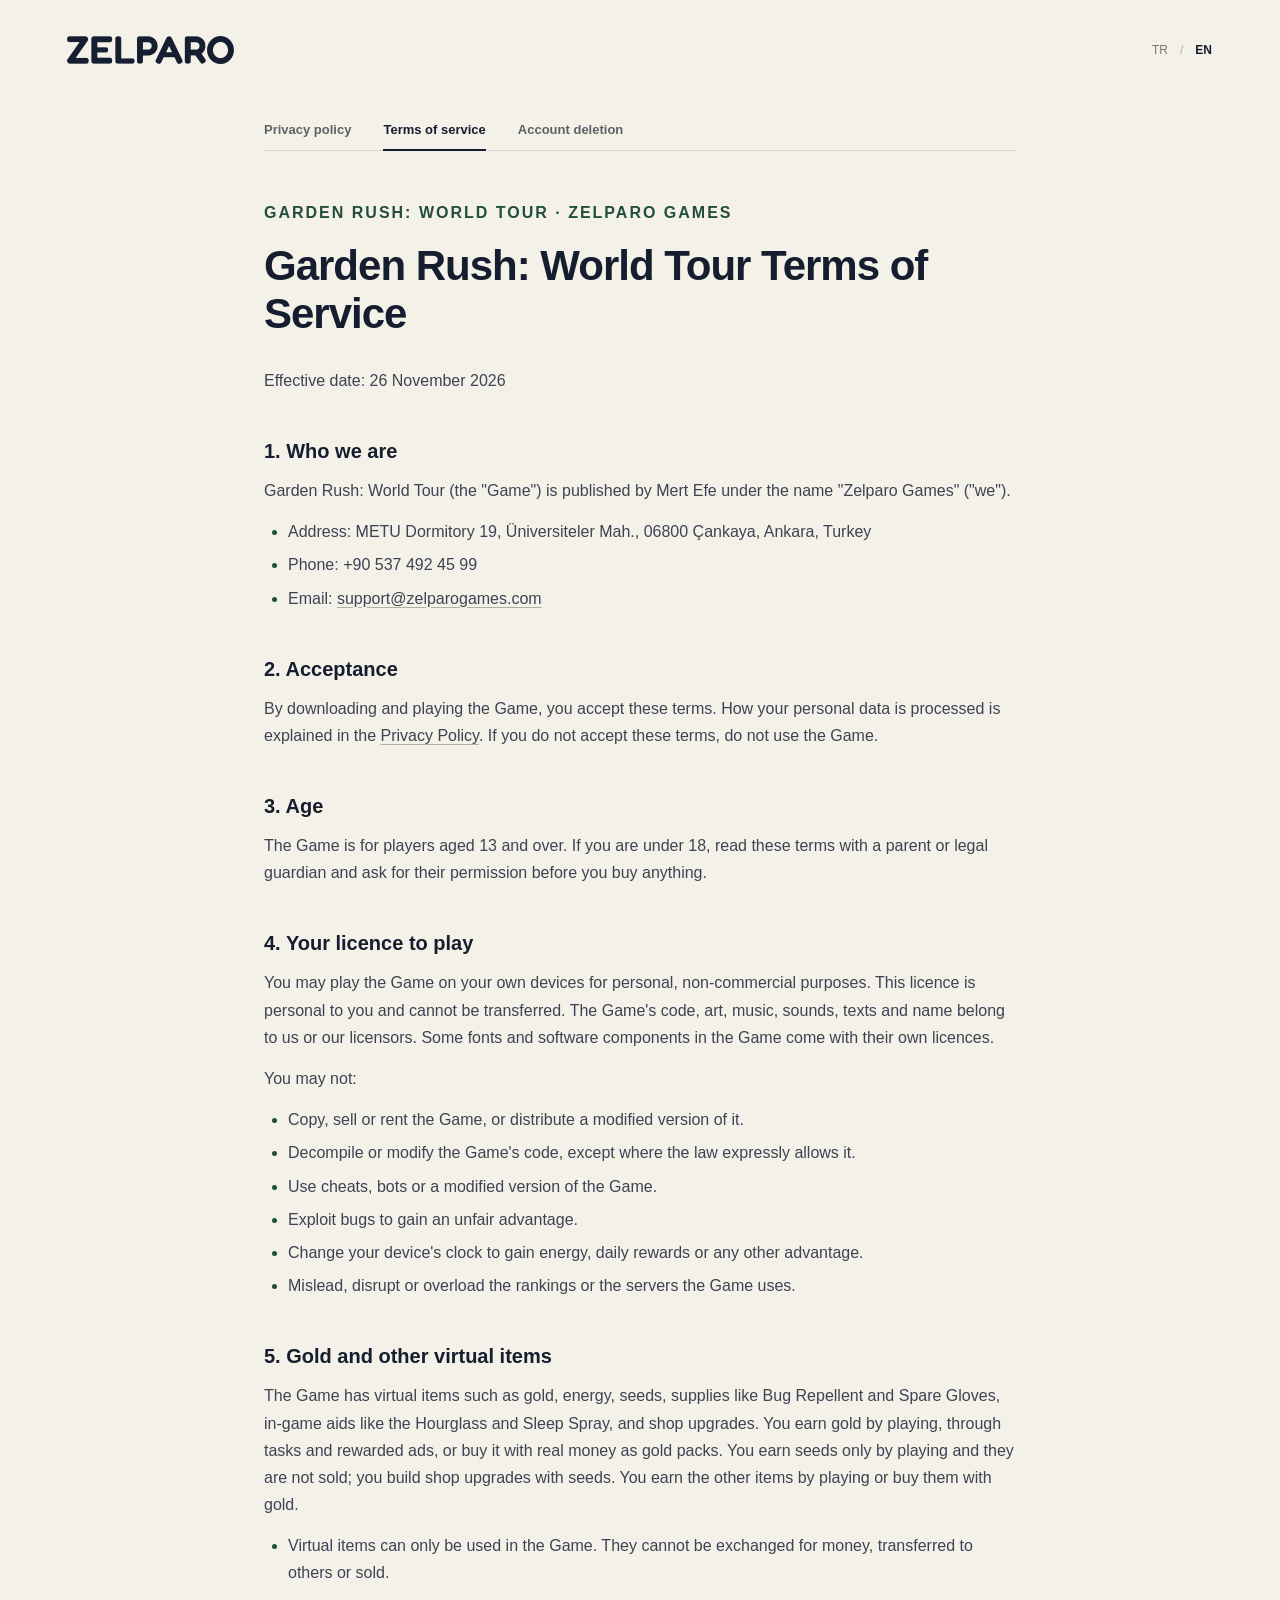
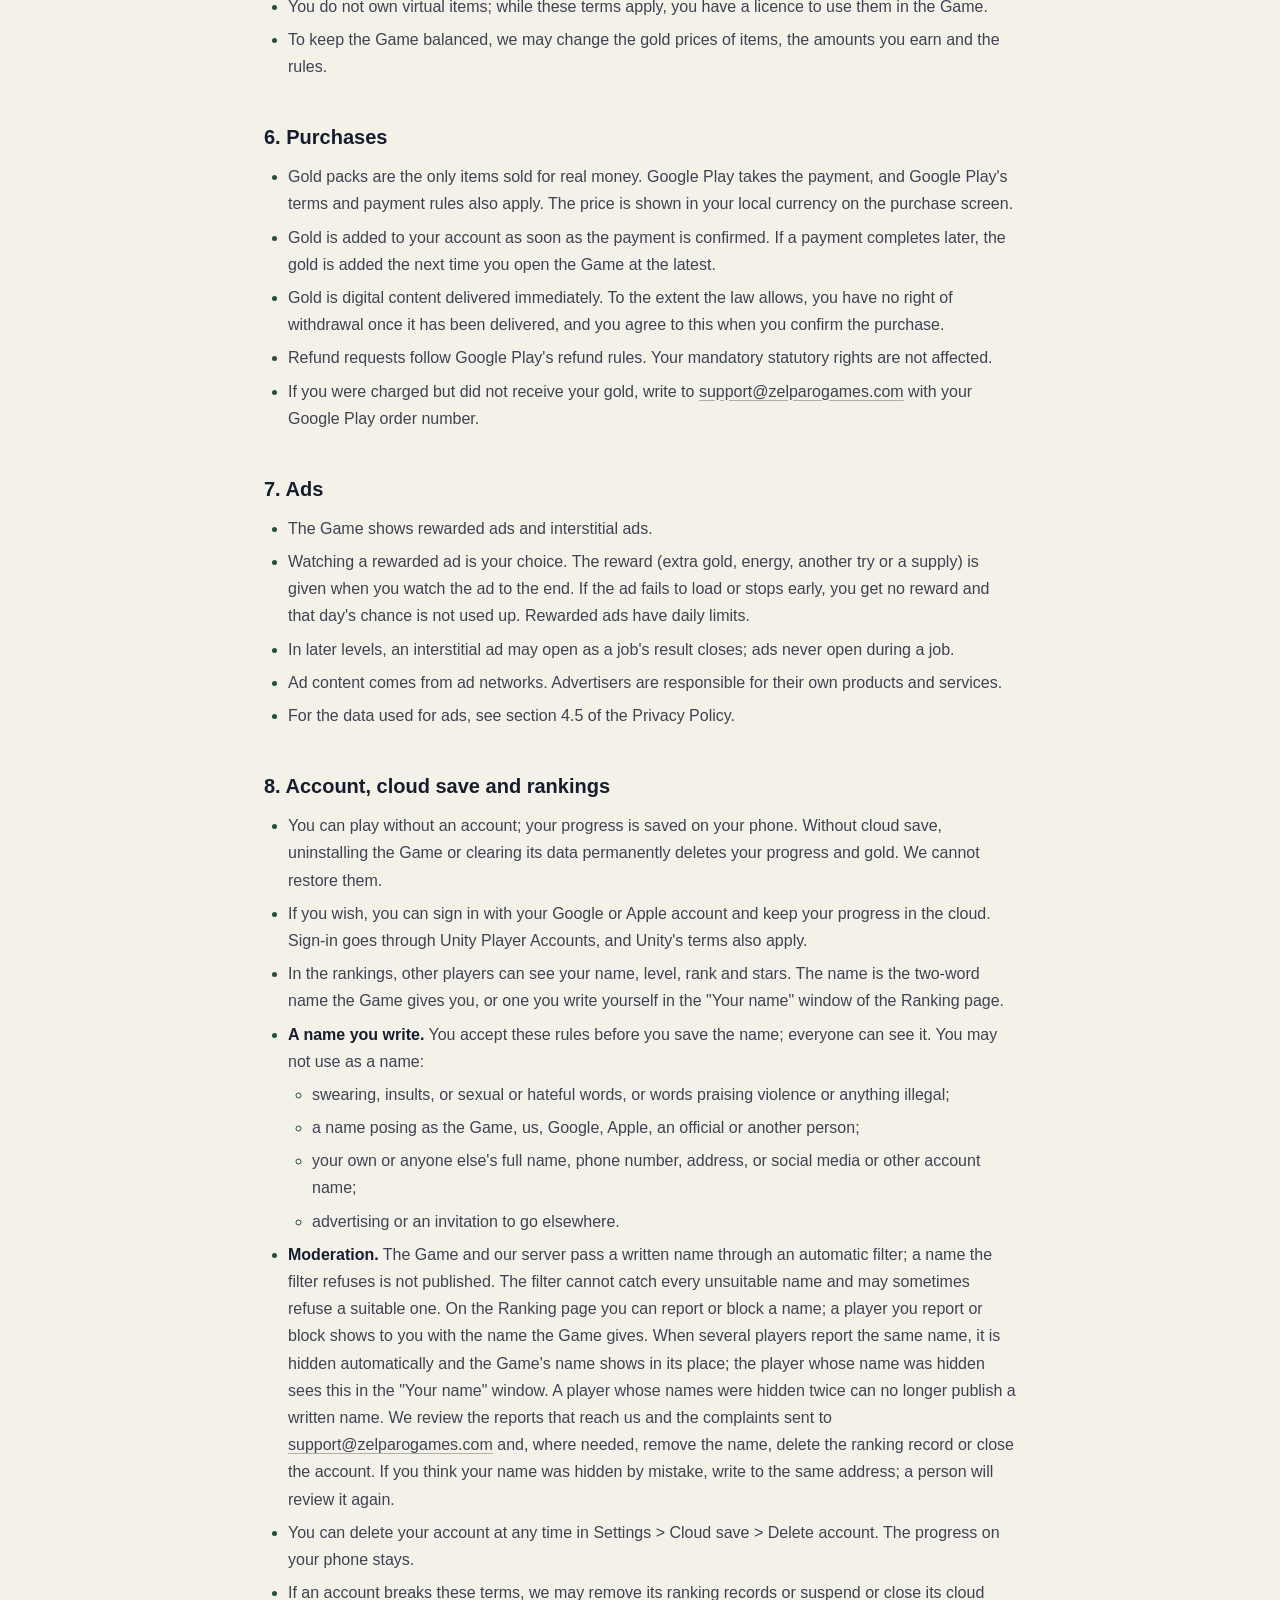
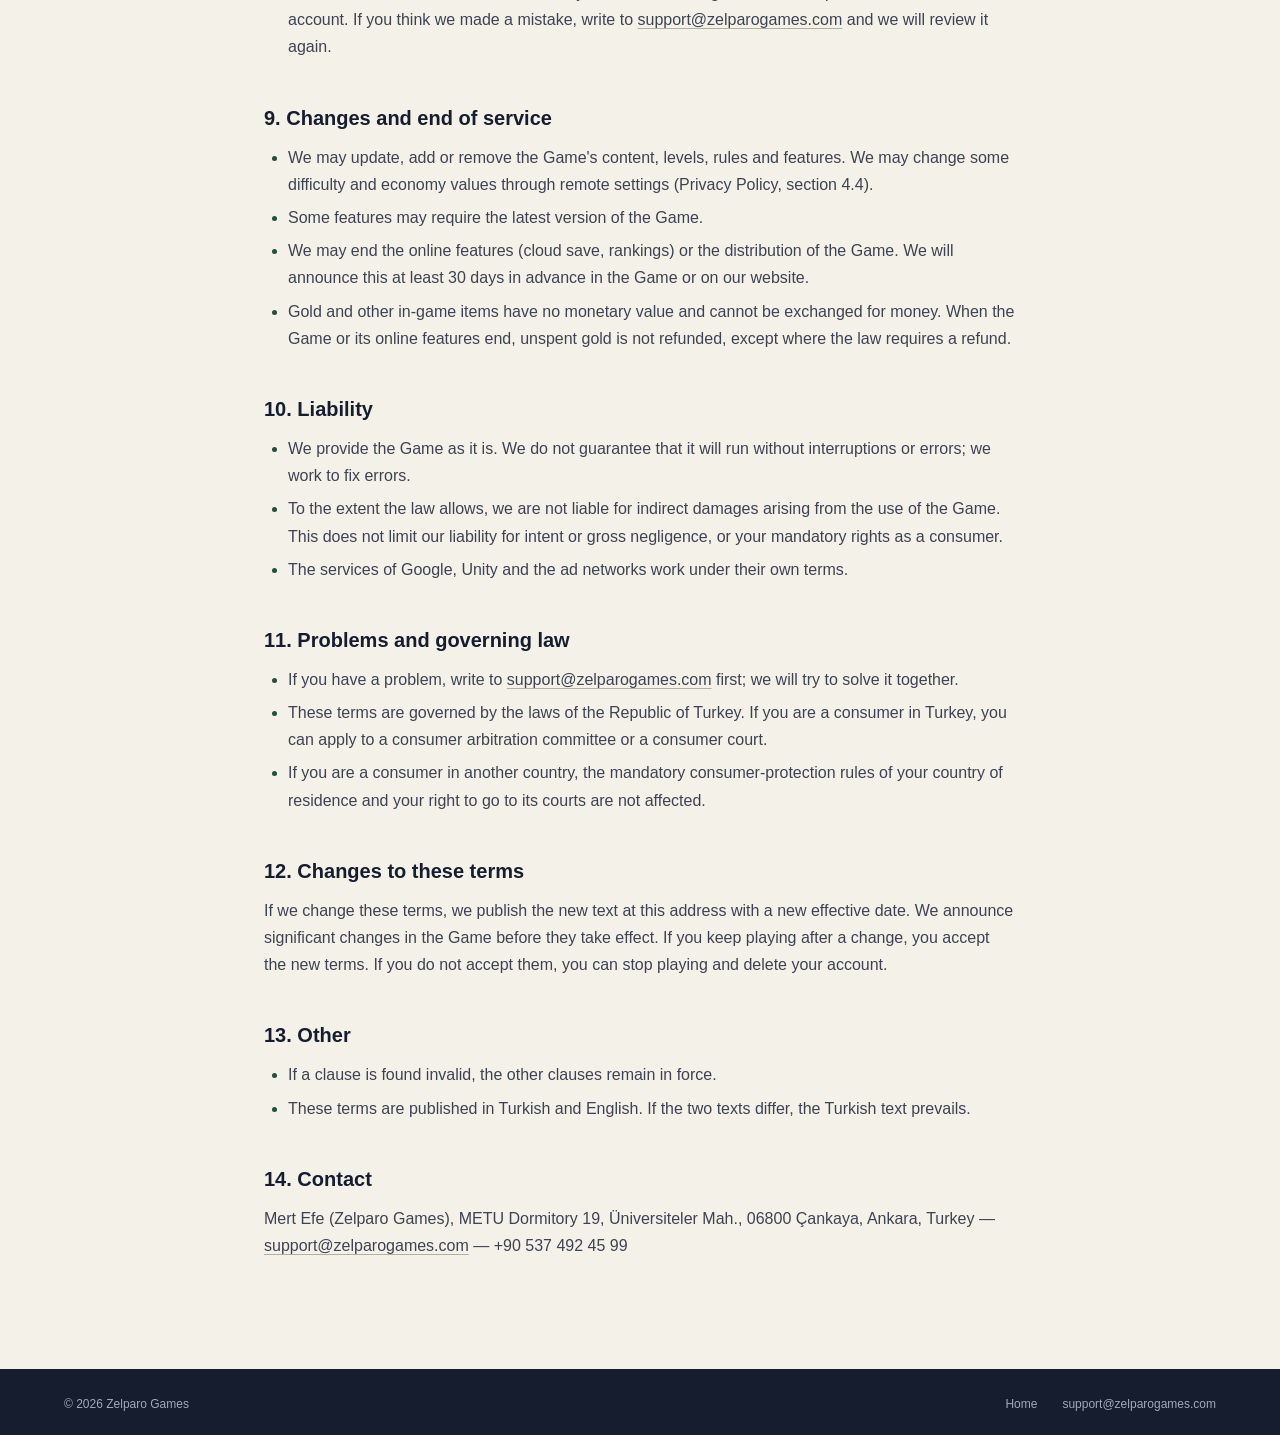
<file: terms/index.html>
<!doctype html>
<!-- Generated by Web/Zelparo/legal.cjs from Docs/Legal/TermsOfService.md. Edit the draft, then run the script again. -->
<html lang="tr">
<head>
  <meta charset="utf-8">
  <meta name="viewport" content="width=device-width, initial-scale=1">
  <meta name="theme-color" content="#151d2e">
  <title>Kullanım koşulları — Garden Rush: World Tour</title>
  <link rel="icon" href="../assets/zelparo.png" type="image/png">
  <link rel="stylesheet" href="../style.css">
  <link rel="stylesheet" href="../legal.css">
  <script src="../legal.js" defer></script>
</head>
<body class="legal-page" data-title-tr="Kullanım koşulları — Garden Rush: World Tour" data-title-en="Terms of service — Garden Rush: World Tour">
  <a class="skip" href="#main" data-tr="İçeriğe geç" data-en="Skip to content">İçeriğe geç</a>
  <header class="header">
    <a href="../" class="wordmark" aria-label="Zelparo"><img src="../assets/zelparo.png" alt="ZELPARO" width="1384" height="272"></a>
    <div class="language" aria-label="Dil / Language"><a href="#tr" data-lang="tr" aria-current="true">TR</a><span>/</span><a href="#en" data-lang="en">EN</a></div>
  </header>
  <main id="main" class="wrap legal">
    <nav class="legal-nav" aria-label="Yasal sayfalar" data-label-tr="Yasal sayfalar" data-label-en="Legal pages"><a href="../privacy/" data-tr="Gizlilik politikası" data-en="Privacy policy">Gizlilik politikası</a><a href="../terms/" aria-current="page" data-tr="Kullanım koşulları" data-en="Terms of service">Kullanım koşulları</a><a href="../delete-account/" data-tr="Hesap silme" data-en="Account deletion">Hesap silme</a></nav>
<article class="legal-text" id="tr" lang="tr" data-lang-section="tr">
<p class="eyebrow">GARDEN RUSH: WORLD TOUR · ZELPARO GAMES</p>
<h1>Garden Rush: World Tour Kullanım Koşulları</h1>
<p>Yürürlük tarihi: 26.11.2026</p>
<h2 id="tr-1">1. Biz kimiz</h2>
<p>Garden Rush: World Tour (&quot;Oyun&quot;), Mert Efe tarafından &quot;Zelparo Games&quot; adıyla yayımlanır (&quot;biz&quot;).</p>
<ul><li>Adres: ODTÜ 19. Yurt, Üniversiteler Mah., 06800 Çankaya/Ankara, Türkiye</li><li>Telefon: +90 537 492 45 99</li><li>E-posta: <a href="mailto:support@zelparogames.com">support@zelparogames.com</a></li></ul>
<h2 id="tr-2">2. Kabul</h2>
<p>Oyunu indirip oynayarak bu koşulları kabul edersin. Kişisel verilerinin nasıl işlendiği <a href="../privacy/">Gizlilik Politikası</a>'nda anlatılır. Koşulları kabul etmiyorsan Oyunu kullanma.</p>
<h2 id="tr-3">3. Yaş</h2>
<p>Oyun 13 yaş ve üstü içindir. 18 yaşından küçüksen bu koşulları bir ebeveyninle ya da yasal temsilcinle birlikte oku ve bir şey satın almadan önce ondan izin al.</p>
<h2 id="tr-4">4. Oyunu kullanma iznin</h2>
<p>Oyunu kendi cihazlarında, kişisel ve ticari olmayan amaçla oynayabilirsin. Bu izin sana özeldir; başkasına devredilemez. Oyunun kodu, resimleri, müzikleri, sesleri, metinleri ve adı bize ya da lisans verenlerimize aittir. Oyundaki bazı yazı tipleri ve yazılım bileşenleri kendi lisanslarıyla gelir.</p>
<p>Şunları yapamazsın:</p>
<ul><li>Oyunu kopyalamak, satmak, kiralamak ya da değiştirilmiş hâlini dağıtmak.</li><li>Yasanın açıkça izin verdiği durumlar dışında Oyunun kodunu çözmek ya da değiştirmek.</li><li>Hile yazılımı, otomatik oynatıcı ya da değiştirilmiş bir Oyun kullanmak.</li><li>Oyundaki hataları haksız yarar sağlamak için kullanmak.</li><li>Cihazının saatini değiştirerek enerji, günlük ödül ya da başka bir avantaj elde etmek.</li><li>Sıralamayı ya da Oyunun kullandığı sunucuları yanıltmak, bozmak ya da aşırı yüklemek.</li></ul>
<h2 id="tr-5">5. Altın ve diğer sanal öğeler</h2>
<p>Oyunda altın, enerji, tohum, Böcek Kovucu ve Yedek Eldiven gibi malzemeler, Kum Saati ve Uyku Spreyi gibi oyun içi güçlendiriciler ve dükkân geliştirmeleri gibi sanal öğeler vardır. Altını oynayarak, görevlerle ve ödüllü reklamla kazanır ya da gerçek parayla altın paketi olarak alırsın. Tohumu yalnız oynayarak kazanırsın, satılmaz; dükkân geliştirmelerini tohumla yaparsın. Diğer öğeleri oynayarak kazanır ya da altınla alırsın.</p>
<ul><li>Sanal öğeler yalnız Oyunun içinde kullanılır. Paraya çevrilemez, başkasına devredilemez, satılamaz.</li><li>Sanal öğeler üzerinde mülkiyet hakkın olmaz; bu koşullar geçerli olduğu sürece onları Oyunda kullanma iznin vardır.</li><li>Oyunun dengesi için öğelerin altın fiyatlarını, kazanılan miktarları ve kuralları değiştirebiliriz.</li></ul>
<h2 id="tr-6">6. Satın almalar</h2>
<ul><li>Gerçek parayla yalnız altın paketleri satılır. Ödemeyi Google Play alır; Google Play'in koşulları ve ödeme kuralları da geçerlidir. Fiyat, satın alma ekranında yerel para biriminle görünür.</li><li>Altın, ödeme onaylanınca hemen hesabına eklenir. Ödeme sonradan tamamlanırsa altın en geç Oyunu yeniden açtığında eklenir.</li><li>Altın anında teslim edilen dijital içeriktir. Yasaların izin verdiği ölçüde, teslimden sonra cayma hakkın olmaz; satın almayı onaylarken bunu kabul edersin.</li><li>İade istekleri Google Play'in iade kurallarıyla yürür. Yasaların sana tanıdığı zorunlu haklar saklıdır.</li><li>Ödemen alındı ama altın gelmediyse <a href="mailto:support@zelparogames.com">support@zelparogames.com</a> adresine Google Play sipariş numaranla yaz.</li></ul>
<h2 id="tr-7">7. Reklamlar</h2>
<ul><li>Oyunda ödüllü reklam ve ara reklam vardır.</li><li>Ödüllü reklamı izlemek senin seçimindir. Ödül (ek altın, enerji, devam hakkı ya da malzeme), reklam sonuna kadar izlenince verilir. Reklam yüklenemez ya da yarıda kalırsa ödül verilmez ve o günkü hakkın harcanmaz. Ödüllü reklamların günlük sınırları vardır.</li><li>Ara reklam, Oyunun ilerleyen bölümlerinde bir işin sonucu kapanırken açılabilir; bir iş sürerken açılmaz.</li><li>Reklamların içeriği reklam ağlarından gelir. Reklamı verenlerin ürün ve hizmetlerinden kendileri sorumludur.</li><li>Reklamlarla ilgili veriler için Gizlilik Politikası'nın 4.5 bölümüne bak.</li></ul>
<h2 id="tr-8">8. Hesap, bulut kayıt ve sıralama</h2>
<ul><li>Oyunu hesapsız oynayabilirsin; ilerlemen telefonunda saklanır. Bulut kaydı kullanmıyorsan Oyunu silmek ya da verilerini temizlemek ilerlemeni ve altınını kalıcı olarak siler. Bunları geri getiremeyiz.</li><li>İstersen Google ya da Apple hesabınla giriş yapıp ilerlemeni bulutta saklayabilirsin. Giriş Unity Player Accounts üzerinden yapılır; Unity'nin koşulları da geçerlidir.</li><li>Sıralamada adın, seviyen, ünvanın ve yıldızların diğer oyunculara görünür. Ad, Oyunun verdiği iki kelimelik addır ya da Sıralama sayfasındaki &quot;Adın&quot; penceresinde kendin yazdığın addır.</li><li><strong>Yazdığın ad.</strong> Adı kaydetmeden önce bu kuralları kabul edersin; yazdığın ad herkese görünür. Ad olarak şunları yazamazsın:<ul><li>küfür, hakaret ya da cinsel, nefret içeren, şiddeti veya yasa dışı bir şeyi öven sözler;</li><li>Oyunu, bizi, Google'ı, Apple'ı, bir yetkiliyi ya da başka bir kişiyi taklit eden ad;</li><li>kendinin ya da başkasının ad-soyadı, telefonu, adresi, sosyal medya ya da başka bir hesabının adı;</li><li>reklam ya da başka bir yere davet.</li></ul></li><li><strong>Denetim.</strong> Oyun ve sunucumuz yazılan adı otomatik bir süzgeçten geçirir; süzgecin reddettiği ad yayımlanmaz. Süzgeç her uygunsuz adı yakalayamaz, bazen uygun bir adı da reddedebilir. Sıralama sayfasında bir adı bildirebilir ya da engelleyebilirsin; bildirdiğin ya da engellediğin oyuncunun adı sana Oyunun verdiği adla görünür. Birkaç oyuncu aynı adı bildirince ad kendiliğinden gizlenir ve yerine Oyunun verdiği ad görünür; adı gizlenen oyuncu bunu &quot;Adın&quot; penceresinde görür. Adları iki kez gizlenen oyuncunun yazdığı adlar artık yayımlanmaz. Bize gelen bildirimleri ve <a href="mailto:support@zelparogames.com">support@zelparogames.com</a> adresine gelen şikâyetleri inceler, gerekirse adı kaldırır, sıralama kaydını siler ya da hesabı kapatırız. Adının yanlışlıkla gizlendiğini düşünüyorsan aynı adrese yaz; bir kişi yeniden inceler.</li><li>Hesabını istediğin zaman Ayarlar &gt; Bulut kayıt &gt; Hesabı sil ile silebilirsin. Telefonundaki ilerleme kalır.</li><li>Bu koşulları çiğneyen bir hesabın sıralama kaydını kaldırabilir, bulut hesabını askıya alabilir ya da kapatabiliriz. Haksız bir işlem yapıldığını düşünüyorsan <a href="mailto:support@zelparogames.com">support@zelparogames.com</a> adresine yaz; yeniden inceleriz.</li></ul>
<h2 id="tr-9">9. Değişiklikler ve hizmetin sona ermesi</h2>
<ul><li>Oyunun içeriğini, bölümlerini, kurallarını ve özelliklerini güncelleyebilir, yenilerini ekleyebilir ya da kaldırabiliriz. Bazı zorluk ve ekonomi değerlerini uzaktan ayarla değiştirebiliriz (Gizlilik Politikası, bölüm 4.4).</li><li>Bazı özellikler için Oyunun güncel sürümü gerekebilir.</li><li>Çevrim içi özellikleri (bulut kayıt, sıralama) ya da Oyunun dağıtımını sona erdirebiliriz. Bunu en az 30 gün önce Oyunda ya da sitemizde duyururuz.</li><li>Altının ve oyun içi öğelerin parasal değeri yoktur, paraya çevrilemez. Oyun ya da çevrim içi özellikleri sona ererken harcanmamış altın için, yasanın zorunlu kıldığı haller dışında iade yapılmaz.</li></ul>
<h2 id="tr-10">10. Sorumluluk</h2>
<ul><li>Oyunu olduğu gibi sunarız. Kesintisiz ya da hatasız çalışacağını garanti etmeyiz; hataları düzeltmeye çalışırız.</li><li>Yasaların izin verdiği ölçüde, Oyunun kullanımından doğan dolaylı zararlardan sorumlu değiliz. Kasıt ve ağır ihmalden doğan sorumluluğumuz ve yasanın tüketiciye tanıdığı zorunlu haklar bu maddeyle sınırlanmaz.</li><li>Google, Unity ve reklam ağlarının hizmetleri kendi koşullarıyla çalışır.</li></ul>
<h2 id="tr-11">11. Sorunlar ve uygulanacak hukuk</h2>
<ul><li>Bir sorunun olursa önce <a href="mailto:support@zelparogames.com">support@zelparogames.com</a> adresine yaz; birlikte çözmeye çalışırız.</li><li>Bu koşullara Türkiye Cumhuriyeti hukuku uygulanır. Türkiye'de tüketiciysen tüketici hakem heyetine ya da tüketici mahkemesine başvurabilirsin.</li><li>Başka bir ülkede tüketiciysen, oturduğun ülkenin tüketiciyi koruyan zorunlu kuralları ve o ülkenin mahkemelerine başvurma hakkın saklıdır.</li></ul>
<h2 id="tr-12">12. Koşulların değişmesi</h2>
<p>Bu koşulları değiştirirsek yeni metni bu adreste, yeni yürürlük tarihiyle yayımlarız. Önemli bir değişikliği yürürlüğe girmeden önce Oyunda da duyururuz. Değişiklikten sonra oynamaya devam edersen yeni koşulları kabul etmiş olursun. Kabul etmiyorsan Oyunu bırakabilir ve hesabını silebilirsin.</p>
<h2 id="tr-13">13. Diğer</h2>
<ul><li>Bir madde geçersiz sayılırsa diğer maddeler geçerli kalır.</li><li>Koşullar Türkçe ve İngilizce yayımlanır. İki metin ayrışırsa Türkçe metin esas alınır.</li></ul>
<h2 id="tr-14">14. İletişim</h2>
<p>Mert Efe (Zelparo Games), ODTÜ 19. Yurt, Üniversiteler Mah., 06800 Çankaya/Ankara, Türkiye — <a href="mailto:support@zelparogames.com">support@zelparogames.com</a> — +90 537 492 45 99</p>
</article>
<article class="legal-text" id="en" lang="en" data-lang-section="en">
<p class="eyebrow">GARDEN RUSH: WORLD TOUR · ZELPARO GAMES</p>
<h1>Garden Rush: World Tour Terms of Service</h1>
<p>Effective date: 26 November 2026</p>
<h2 id="en-1">1. Who we are</h2>
<p>Garden Rush: World Tour (the &quot;Game&quot;) is published by Mert Efe under the name &quot;Zelparo Games&quot; (&quot;we&quot;).</p>
<ul><li>Address: METU Dormitory 19, Üniversiteler Mah., 06800 Çankaya, Ankara, Turkey</li><li>Phone: +90 537 492 45 99</li><li>Email: <a href="mailto:support@zelparogames.com">support@zelparogames.com</a></li></ul>
<h2 id="en-2">2. Acceptance</h2>
<p>By downloading and playing the Game, you accept these terms. How your personal data is processed is explained in the <a href="../privacy/">Privacy Policy</a>. If you do not accept these terms, do not use the Game.</p>
<h2 id="en-3">3. Age</h2>
<p>The Game is for players aged 13 and over. If you are under 18, read these terms with a parent or legal guardian and ask for their permission before you buy anything.</p>
<h2 id="en-4">4. Your licence to play</h2>
<p>You may play the Game on your own devices for personal, non-commercial purposes. This licence is personal to you and cannot be transferred. The Game's code, art, music, sounds, texts and name belong to us or our licensors. Some fonts and software components in the Game come with their own licences.</p>
<p>You may not:</p>
<ul><li>Copy, sell or rent the Game, or distribute a modified version of it.</li><li>Decompile or modify the Game's code, except where the law expressly allows it.</li><li>Use cheats, bots or a modified version of the Game.</li><li>Exploit bugs to gain an unfair advantage.</li><li>Change your device's clock to gain energy, daily rewards or any other advantage.</li><li>Mislead, disrupt or overload the rankings or the servers the Game uses.</li></ul>
<h2 id="en-5">5. Gold and other virtual items</h2>
<p>The Game has virtual items such as gold, energy, seeds, supplies like Bug Repellent and Spare Gloves, in-game aids like the Hourglass and Sleep Spray, and shop upgrades. You earn gold by playing, through tasks and rewarded ads, or buy it with real money as gold packs. You earn seeds only by playing and they are not sold; you build shop upgrades with seeds. You earn the other items by playing or buy them with gold.</p>
<ul><li>Virtual items can only be used in the Game. They cannot be exchanged for money, transferred to others or sold.</li><li>You do not own virtual items; while these terms apply, you have a licence to use them in the Game.</li><li>To keep the Game balanced, we may change the gold prices of items, the amounts you earn and the rules.</li></ul>
<h2 id="en-6">6. Purchases</h2>
<ul><li>Gold packs are the only items sold for real money. Google Play takes the payment, and Google Play's terms and payment rules also apply. The price is shown in your local currency on the purchase screen.</li><li>Gold is added to your account as soon as the payment is confirmed. If a payment completes later, the gold is added the next time you open the Game at the latest.</li><li>Gold is digital content delivered immediately. To the extent the law allows, you have no right of withdrawal once it has been delivered, and you agree to this when you confirm the purchase.</li><li>Refund requests follow Google Play's refund rules. Your mandatory statutory rights are not affected.</li><li>If you were charged but did not receive your gold, write to <a href="mailto:support@zelparogames.com">support@zelparogames.com</a> with your Google Play order number.</li></ul>
<h2 id="en-7">7. Ads</h2>
<ul><li>The Game shows rewarded ads and interstitial ads.</li><li>Watching a rewarded ad is your choice. The reward (extra gold, energy, another try or a supply) is given when you watch the ad to the end. If the ad fails to load or stops early, you get no reward and that day's chance is not used up. Rewarded ads have daily limits.</li><li>In later levels, an interstitial ad may open as a job's result closes; ads never open during a job.</li><li>Ad content comes from ad networks. Advertisers are responsible for their own products and services.</li><li>For the data used for ads, see section 4.5 of the Privacy Policy.</li></ul>
<h2 id="en-8">8. Account, cloud save and rankings</h2>
<ul><li>You can play without an account; your progress is saved on your phone. Without cloud save, uninstalling the Game or clearing its data permanently deletes your progress and gold. We cannot restore them.</li><li>If you wish, you can sign in with your Google or Apple account and keep your progress in the cloud. Sign-in goes through Unity Player Accounts, and Unity's terms also apply.</li><li>In the rankings, other players can see your name, level, rank and stars. The name is the two-word name the Game gives you, or one you write yourself in the &quot;Your name&quot; window of the Ranking page.</li><li><strong>A name you write.</strong> You accept these rules before you save the name; everyone can see it. You may not use as a name:<ul><li>swearing, insults, or sexual or hateful words, or words praising violence or anything illegal;</li><li>a name posing as the Game, us, Google, Apple, an official or another person;</li><li>your own or anyone else's full name, phone number, address, or social media or other account name;</li><li>advertising or an invitation to go elsewhere.</li></ul></li><li><strong>Moderation.</strong> The Game and our server pass a written name through an automatic filter; a name the filter refuses is not published. The filter cannot catch every unsuitable name and may sometimes refuse a suitable one. On the Ranking page you can report or block a name; a player you report or block shows to you with the name the Game gives. When several players report the same name, it is hidden automatically and the Game's name shows in its place; the player whose name was hidden sees this in the &quot;Your name&quot; window. A player whose names were hidden twice can no longer publish a written name. We review the reports that reach us and the complaints sent to <a href="mailto:support@zelparogames.com">support@zelparogames.com</a> and, where needed, remove the name, delete the ranking record or close the account. If you think your name was hidden by mistake, write to the same address; a person will review it again.</li><li>You can delete your account at any time in Settings &gt; Cloud save &gt; Delete account. The progress on your phone stays.</li><li>If an account breaks these terms, we may remove its ranking records or suspend or close its cloud account. If you think we made a mistake, write to <a href="mailto:support@zelparogames.com">support@zelparogames.com</a> and we will review it again.</li></ul>
<h2 id="en-9">9. Changes and end of service</h2>
<ul><li>We may update, add or remove the Game's content, levels, rules and features. We may change some difficulty and economy values through remote settings (Privacy Policy, section 4.4).</li><li>Some features may require the latest version of the Game.</li><li>We may end the online features (cloud save, rankings) or the distribution of the Game. We will announce this at least 30 days in advance in the Game or on our website.</li><li>Gold and other in-game items have no monetary value and cannot be exchanged for money. When the Game or its online features end, unspent gold is not refunded, except where the law requires a refund.</li></ul>
<h2 id="en-10">10. Liability</h2>
<ul><li>We provide the Game as it is. We do not guarantee that it will run without interruptions or errors; we work to fix errors.</li><li>To the extent the law allows, we are not liable for indirect damages arising from the use of the Game. This does not limit our liability for intent or gross negligence, or your mandatory rights as a consumer.</li><li>The services of Google, Unity and the ad networks work under their own terms.</li></ul>
<h2 id="en-11">11. Problems and governing law</h2>
<ul><li>If you have a problem, write to <a href="mailto:support@zelparogames.com">support@zelparogames.com</a> first; we will try to solve it together.</li><li>These terms are governed by the laws of the Republic of Turkey. If you are a consumer in Turkey, you can apply to a consumer arbitration committee or a consumer court.</li><li>If you are a consumer in another country, the mandatory consumer-protection rules of your country of residence and your right to go to its courts are not affected.</li></ul>
<h2 id="en-12">12. Changes to these terms</h2>
<p>If we change these terms, we publish the new text at this address with a new effective date. We announce significant changes in the Game before they take effect. If you keep playing after a change, you accept the new terms. If you do not accept them, you can stop playing and delete your account.</p>
<h2 id="en-13">13. Other</h2>
<ul><li>If a clause is found invalid, the other clauses remain in force.</li><li>These terms are published in Turkish and English. If the two texts differ, the Turkish text prevails.</li></ul>
<h2 id="en-14">14. Contact</h2>
<p>Mert Efe (Zelparo Games), METU Dormitory 19, Üniversiteler Mah., 06800 Çankaya, Ankara, Turkey — <a href="mailto:support@zelparogames.com">support@zelparogames.com</a> — +90 537 492 45 99</p>
</article>
  </main>
  <footer class="footer"><div class="wrap"><div class="footer-bottom"><span>© 2026 Zelparo Games</span><div><a href="../" data-tr="Ana sayfa" data-en="Home">Ana sayfa</a><a href="mailto:support@zelparogames.com">support@zelparogames.com</a></div></div></div></footer>
</body>
</html>
</file>
<file: style.css>
@font-face{font-family:Fredoka;src:url('assets/fredoka-600.woff2') format('woff2');font-weight:600;font-display:swap}
@font-face{font-family:Baloo;src:url('assets/baloo2-800.ttf') format('truetype');font-weight:800;font-display:swap}
:root{--ink:#151d2e;--paper:#f4f1e9;--muted:#686a6e;--green:#234e3c;--lime:#d2e2a8;--line:#d7d5ce;--orange:#dc7849;--split:50%;color-scheme:light;scroll-behavior:smooth;scroll-padding-top:92px}
*{box-sizing:border-box}body{margin:0;background:var(--paper);color:var(--ink);font-family:Arial,Helvetica,sans-serif;-webkit-font-smoothing:antialiased}button,input{font:inherit}button,a{-webkit-tap-highlight-color:transparent}a{color:inherit;text-decoration:none}button{cursor:pointer}img{display:block;max-width:100%;height:auto}button{color:inherit}a,button,input,summary{outline-offset:6px}:focus-visible{outline:2px solid var(--orange)}button:disabled{cursor:default}h1,h2,h3,p,figure{margin:0}h1,h2,h3{font-weight:600}h1,h2{font-family:Fredoka,Arial,sans-serif}p{line-height:1.65}.wrap{max-width:1280px;margin:auto;padding:0 64px}.header{height:100px;max-width:1408px;margin:auto;padding:0 64px;display:flex;align-items:center;justify-content:space-between;gap:32px}.wordmark{display:block;width:173px;flex:none}.header .wordmark img{filter:brightness(0) saturate(100%) invert(10%) sepia(16%) saturate(1749%) hue-rotate(181deg) brightness(96%) contrast(95%)}.nav{display:flex;gap:40px;font-size:14px;font-weight:600;margin-left:auto;margin-right:52px}.nav a{padding:14px 0;border-bottom:1px solid transparent}.nav a:hover{border-color:var(--ink)}.language{display:flex;align-items:center;gap:8px;font-size:12px}.language button{background:none;border:0;color:#767775;padding:10px 4px}.language button[aria-pressed=true]{font-weight:700;color:var(--ink)}.language span{color:#b1b1a9}.skip{position:fixed;top:-70px;left:12px;padding:12px 20px;background:var(--ink);color:var(--paper);z-index:99}.skip:focus{top:12px}
.hero{display:grid;grid-template-columns:1.05fr 1fr;align-items:center;gap:50px;padding-top:34px;padding-bottom:84px;min-height:650px}.eyebrow{font-size:10px;letter-spacing:2px;font-weight:700;line-height:1.5;display:flex;align-items:center;gap:12px}.hero h1{font-size:clamp(42px,4.6vw,65px);line-height:1.08;letter-spacing:-2px;margin:26px 0}.hero-line-two{color:#637551}.lead{font-size:17px;line-height:1.8;max-width:400px;color:#5d6268}.button{display:inline-flex;align-items:center;justify-content:center;gap:30px;min-height:55px;padding:15px 23px;border:1px solid transparent;border-radius:6px;font-weight:600;font-size:13px;transition:transform .2s,background .2s}.button:hover{transform:translateY(-3px)}.button-dark{background:var(--ink);color:var(--paper)}.button-dark:hover{background:#2d384d}.hero .button{margin-top:30px}.button span[aria-hidden]{font-size:22px;font-weight:400}.hero-note{display:flex;align-items:center;gap:12px;margin-top:46px;font-size:10px;letter-spacing:.25px;color:#73736d}.line{height:1px;width:30px;background:#a5a49a}.hero-art{position:relative;height:515px;isolation:isolate}.hero-image{position:absolute;inset:0 8px 0 0;overflow:hidden;border-radius:48% 48% 6px 6px;background:#c8d8d5}.hero-image img{width:100%;height:100%;object-fit:cover;object-position:50% 49%}.hero-image::after{content:'';position:absolute;inset:0;border:1px solid #151d2e14;border-radius:inherit;pointer-events:none}.art-caption{position:absolute;top:31px;right:29px;background:var(--paper);padding:11px 14px;display:flex;align-items:center;gap:8px;font-size:8px;letter-spacing:1px;font-weight:700;border-radius:30px;box-shadow:0 4px 16px #151d2e0d}.status-dot{display:inline-block;width:6px;height:6px;background:#69834d;border-radius:50%;flex:none}.game-sticker{position:absolute;right:-20px;bottom:22px;transform:rotate(5deg);background:var(--lime);padding:20px 25px 17px;color:var(--ink);width:231px;box-shadow:5px 6px 0 var(--ink);border:1px solid var(--ink);transition:transform .2s}.game-sticker:hover{transform:rotate(1deg)}.sticker-top{display:block;font-size:8px;letter-spacing:1.7px;font-weight:700}.game-sticker strong{display:block;font:800 29px/1.5 Baloo,Arial,sans-serif;letter-spacing:-1px}.sticker-bottom{display:flex;justify-content:space-between;font-size:9px;letter-spacing:3px;align-items:center}.sticker-bottom span{font-size:23px;line-height:1}
.intro-strip{background:var(--ink);color:var(--paper)}.intro-strip .wrap{display:flex;align-items:center;justify-content:space-between;gap:16px;height:77px;font-size:12px;font-weight:600;letter-spacing:3px}.game-section{background:#e7eadf;padding:66px 0 42px}.section-top{display:flex;justify-content:space-between;gap:24px;border-bottom:1px solid #c9cebf;padding-bottom:23px}.small-label{font-size:9px;letter-spacing:1.7px;line-height:1.5}.game-intro{display:grid;grid-template-columns:1fr 1.08fr;gap:50px;align-items:center;padding:56px 0 60px}.game-copy{padding:20px 0}.game-copy h2{font:800 54px/1 Baloo,Arial,sans-serif;letter-spacing:-2px;color:var(--green)}.game-copy h2>span{display:block;font:700 12px/1 Arial,sans-serif;letter-spacing:7px;padding:7px 0 0 2px}.game-copy h3{font-family:Fredoka,Arial,sans-serif;font-size:34px;line-height:1.2;margin:38px 0 20px;letter-spacing:-.4px}.game-copy>p{color:#5d675a;font-size:14px;max-width:380px}.text-link{display:inline-flex;gap:35px;font-size:12px;font-weight:700;align-items:center;border-bottom:1px solid var(--ink);padding-bottom:9px;margin-top:25px}.text-link span:last-child{font-size:18px}.release-note{display:flex;gap:12px;align-items:flex-start;padding-top:38px;font-size:10px;color:#67735e;line-height:1.8}.release-note .status-dot{margin-top:6px}.phone-stage{height:540px;position:relative;isolation:isolate}.stage-ring{position:absolute;width:460px;height:460px;border:1px solid #bec9aa;border-radius:50%;left:calc(50% - 230px);top:50px;z-index:-1}.stage-ring::after{content:'';position:absolute;inset:35px;border:1px solid #c8d1b8;border-radius:50%}.phone{position:absolute;padding:7px;background:#182826;border-radius:31px;border:1px solid #798473;box-shadow:8px 19px 35px #233b2930;width:216px}.phone img{border-radius:24px;width:100%}.phone-home{left:9px;top:22px;transform:rotate(-8deg);z-index:1}.phone-play{right:-2px;top:62px;transform:rotate(8deg);width:245px;z-index:2}.phone figcaption{font-size:8px;letter-spacing:1.1px;position:absolute;bottom:-31px;text-align:center;width:100%;left:0;color:#68715e;font-weight:700;white-space:nowrap}.game-facts{display:grid;grid-template-columns:1fr 1.2fr 1fr;border-top:1px solid #c9cebf;padding-top:28px;gap:30px}.game-facts p{display:flex;align-items:center;gap:18px}.game-facts strong{font:600 38px/1 Fredoka,Arial,sans-serif;color:var(--green)}.game-facts span{font-size:8px;letter-spacing:1.25px;max-width:120px;line-height:1.7}
.how{display:grid;grid-template-columns:1fr .95fr;gap:82px;align-items:center;padding-top:110px;padding-bottom:106px}.comparison{position:relative;overflow:hidden;border-radius:6px;aspect-ratio:5/5.4;background:#dfd7c6;touch-action:pan-y}.comparison>img{width:100%;height:100%;object-fit:cover;position:absolute;inset:0}.comparison .after-image{clip-path:inset(0 calc(100% - var(--split)) 0 0)}.compare-tags{position:absolute;top:18px;left:18px;right:18px;display:flex;justify-content:space-between;gap:8px;pointer-events:none}.compare-tags span{font-size:8px;font-weight:700;letter-spacing:1px;background:#f4f1e9ed;padding:8px 10px;border-radius:3px}.compare-line{position:absolute;top:0;bottom:0;left:var(--split);width:2px;transform:translateX(-50%);background:var(--paper);pointer-events:none}.compare-line span{position:absolute;top:50%;left:50%;transform:translate(-50%,-50%);background:var(--paper);color:var(--ink);width:44px;height:44px;display:grid;place-items:center;border-radius:50%;font-size:22px;box-shadow:0 2px 8px #0003}.comparison input{position:absolute;inset:0;margin:0;width:100%;height:100%;opacity:0;cursor:ew-resize}.comparison:focus-within{outline:3px solid var(--orange);outline-offset:5px}.image-note{display:flex;gap:8px;font-size:9px;color:#6c6d67;margin-top:12px}.image-note>span:last-child{margin-left:auto;font-size:8px}.how h2,.world h2,.studio h2,.support h2{font-size:42px;line-height:1.16;letter-spacing:-1px}.how h2{margin:18px 0}.section-body{font-size:14px;color:#666960;line-height:1.8}.steps{padding:0;margin:29px 0 0;list-style:none;display:grid;gap:22px}.steps li{display:flex;gap:19px;align-items:flex-start}.steps li>span{font-size:10px;padding-top:5px;color:#7c876e}.steps h3{font-size:14px;font-weight:700;margin-bottom:5px}.steps p{font-size:12px;color:#6c6e65;max-width:320px}
.world{background:var(--ink);color:var(--paper);padding:75px 0 72px}.world-heading{display:flex;justify-content:space-between;align-items:flex-end;gap:40px}.world .eyebrow{color:#b7c5a2;font-size:9px}.world h2{margin-top:18px;font-size:47px}.world-heading>p{font-size:12px;line-height:1.8;color:#b9bec5;max-width:300px;padding-bottom:4px}.city-tabs{display:flex;margin-top:43px;border-bottom:1px solid #ffffff28;gap:0}.city-tabs button{flex:1;text-align:left;border:0;border-bottom:2px solid transparent;background:transparent;color:#868e9c;font-size:9px;padding:18px 10px 18px 0;display:flex;gap:14px;align-items:center}.city-tabs button span{font-size:15px;color:#b9bec5}.city-tabs button[aria-selected=true]{border-color:var(--lime);color:var(--lime)}.city-tabs button[aria-selected=true] span{color:var(--paper)}.city-tabs button:hover span{color:var(--paper)}.city-panel{margin-top:29px;height:390px;position:relative;overflow:hidden;border-radius:5px;isolation:isolate;background:#243a43}.city-panel>img{position:absolute;inset:0;width:100%;height:100%;object-fit:cover;object-position:center 42%;transition:opacity .15s;z-index:-2}.city-panel::after{content:'';position:absolute;inset:0;background:linear-gradient(90deg,#14212aeb 0%,#14212aaf 32%,#14212a00 75%);z-index:-1}.city-copy{height:100%;display:flex;flex-direction:column;justify-content:center;padding:42px;max-width:440px}.city-index{font-size:9px;letter-spacing:2px;color:#d2dec4}.city-copy h3{font:600 49px/1.2 Fredoka,Arial,sans-serif;margin:14px 0}.city-copy p{font-size:13px;line-height:1.8;color:#e8e8df;max-width:260px}.city-footnote{font-size:8px;letter-spacing:1.6px;margin-top:35px;color:#c9d4c3}
.studio{padding-top:105px;padding-bottom:104px}.studio-grid{display:grid;grid-template-columns:1fr 1fr;gap:90px;margin-top:28px}.studio h2{font-size:47px;line-height:1.15}.studio-lead{font-size:21px;line-height:1.5;font-weight:500;max-width:430px;margin-bottom:19px}.studio-signature{font:600 24px/1 Fredoka,Arial,sans-serif;display:flex;gap:18px;align-items:center;margin-top:28px}.support{padding-top:53px;padding-bottom:90px;border-top:1px solid var(--line);display:grid;grid-template-columns:1fr 1.1fr;gap:60px}.support h2{font-size:32px;margin-top:20px;max-width:330px}.faqs{margin-top:-13px}.faqs details{border-bottom:1px solid var(--line)}.faqs summary{cursor:pointer;list-style:none;display:flex;justify-content:space-between;align-items:center;gap:20px;padding:23px 0;font-size:13px;line-height:1.5;font-weight:600}.faqs summary::-webkit-details-marker{display:none}.faqs summary::after{content:'+';font-size:23px;font-weight:400}.faqs details[open] summary::after{content:'−'}.faqs details p{font-size:12px;color:#666960;padding:0 30px 23px 0;line-height:1.8}.faqs details a{color:var(--ink);text-decoration:underline;text-underline-offset:3px}.footer{background:var(--ink);color:var(--paper);padding:42px 0 20px}.footer-top{display:flex;justify-content:space-between;gap:25px;align-items:center;padding-bottom:38px}.footer-top p{font-size:12px;color:#c1c3c8;margin-left:auto;margin-right:40px}.top-link{border:1px solid #ffffff38;width:43px;height:43px;display:grid;place-items:center;border-radius:50%;font-size:20px}.top-link:hover{background:#ffffff15}.footer-bottom{border-top:1px solid #ffffff26;padding-top:20px;display:flex;justify-content:space-between;font-size:9px;color:#a2a9b6;gap:20px}.footer-bottom>div{display:flex;gap:25px;align-items:center}.footer-bottom a:hover{color:var(--paper)}.footer-bottom>div>span{font-size:8px;letter-spacing:1.5px;margin-left:25px}
@media(min-width:1450px){.wrap{max-width:1350px}.hero{gap:80px}.hero-art{height:550px}.hero h1{font-size:68px}.phone-home{left:33px}.phone-play{right:24px}}
@media(max-width:1100px){.wrap,.header{padding-left:40px;padding-right:40px}.hero{gap:25px;padding-top:25px;min-height:610px}.hero h1{font-size:48px;letter-spacing:-1.5px}.hero-art{height:470px}.hero-note{font-size:9px}.game-sticker{right:-9px;width:205px}.game-sticker strong{font-size:26px}.hero .lead{font-size:15px}.how{gap:44px}.phone{width:187px}.phone-play{width:211px;right:0}.phone-home{left:0}.phone-stage{height:480px}.stage-ring{width:360px;height:360px;left:calc(50% - 180px)}.game-intro{gap:30px}.game-copy h2{font-size:46px}.game-copy h3{font-size:30px}.game-facts p{gap:12px}.how h2{font-size:36px}.studio-grid{gap:60px}.studio h2{font-size:42px}}
@media(max-width:800px){.wrap,.header{padding-left:24px;padding-right:24px}.header{height:82px;gap:20px}.wordmark{width:140px}.nav{gap:20px;margin-right:10px;font-size:12px}.hero{grid-template-columns:1fr 1fr;gap:20px;min-height:540px;padding-bottom:55px}.hero h1{font-size:38px}.eyebrow{font-size:8px;letter-spacing:1.2px}.hero-art{height:385px}.lead{font-size:13px!important}.button{padding:13px 17px;font-size:11px;gap:20px;min-height:49px}.hero-note{display:none}.hero .button{margin-top:25px}.art-caption{top:23px;right:13px;font-size:6px;padding:9px}.game-sticker{width:178px;right:0;padding:13px 17px}.game-sticker strong{font-size:23px}.sticker-top{font-size:7px}.sticker-bottom{font-size:7px}.intro-strip .wrap{height:62px;font-size:9px;letter-spacing:2px}.small-label{font-size:7px}.game-intro{grid-template-columns:1fr;gap:15px}.game-copy{text-align:center;max-width:500px;margin:auto;padding:0}.game-copy h2{font-size:54px}.game-copy h3{margin-top:28px}.game-copy>p{max-width:440px}.game-copy h2>span{padding-left:6px}.release-note{justify-content:center;padding-top:25px;text-align:left}.phone-stage{width:430px;max-width:100%;margin:24px auto 0;height:510px}.phone{width:205px}.phone-play{width:232px;right:7px}.phone-home{left:13px}.stage-ring{width:400px;height:400px;left:calc(50% - 200px)}.game-facts{gap:20px}.game-facts strong{font-size:29px}.game-facts span{font-size:7px}.how{grid-template-columns:1fr;gap:35px;padding-top:70px;padding-bottom:70px}.compare-block{max-width:540px;width:100%;margin:auto;order:2}.how-copy{max-width:540px;margin:auto}.how h2 br{display:none}.steps{grid-template-columns:1fr;gap:20px}.steps p{max-width:none}.world{padding:60px 0}.world h2{font-size:40px}.world-heading>p{font-size:11px;max-width:240px}.city-tabs button{gap:8px;font-size:7px}.city-tabs button span{font-size:12px}.city-panel{height:370px}.city-copy{padding:28px;max-width:340px}.city-copy h3{font-size:42px}.city-copy p{font-size:12px}.studio{padding-top:70px;padding-bottom:70px}.studio-grid{gap:35px}.studio h2{font-size:34px}.studio-lead{font-size:18px}.support{grid-template-columns:1fr;gap:30px;padding-bottom:60px}.support h2{max-width:none}.faqs{margin:0}.footer-top p{margin-right:0;font-size:10px}.footer-bottom>div{gap:15px}.footer-bottom>div>span{display:none}}
@media(max-width:560px){.header{padding:0 22px;height:78px;gap:12px}.header .wordmark{width:128px}.nav{margin:0 0 0 auto;gap:16px;font-size:11px}.nav a:nth-child(2),.nav a:nth-child(3){display:none}.language{gap:3px;font-size:11px}.language button{padding:12px 3px}.wrap{padding-left:24px;padding-right:24px}.hero{grid-template-columns:1fr;padding-top:25px;padding-bottom:45px;gap:38px}.hero-copy{max-width:430px}.hero .eyebrow{font-size:8px;letter-spacing:1.5px}.hero h1{font-size:48px;line-height:1.06;margin:21px 0 19px;letter-spacing:-1.6px}.hero .lead{font-size:14px!important;max-width:330px;line-height:1.75}.hero .button{margin-top:23px;font-size:12px;min-height:52px}.hero-art{height:390px;margin:0 10px 0 7px}.hero-image{inset:0 0 0 0;border-radius:46% 46% 4px 4px}.hero-image img{object-position:50% 48%}.art-caption{top:23px;right:6px;font-size:7px}.game-sticker{width:190px;right:-12px;bottom:17px;padding:16px 20px}.game-sticker strong{font-size:25px}.intro-strip .wrap{height:59px;gap:11px;font-size:8px;letter-spacing:1px;padding:0 24px}.intro-strip .wrap>span:last-child{display:none}.game-section{padding-top:43px;padding-bottom:29px}.section-top{padding-bottom:18px}.small-label{max-width:120px;text-align:right;line-height:1.8;letter-spacing:.9px}.game-intro{padding-top:36px;padding-bottom:32px}.game-copy h2{font-size:47px}.game-copy h2>span{font-size:10px;letter-spacing:6px}.game-copy h3{font-size:31px;margin:27px 0 17px}.game-copy>p{font-size:13px}.text-link{font-size:11px}.release-note{font-size:9px}.phone-stage{height:414px;max-width:335px;margin-top:22px}.phone{padding:5px;border-radius:23px;width:160px}.phone img{border-radius:17px}.phone-home{left:5px;top:20px}.phone-play{width:184px;right:3px;top:54px}.phone figcaption{font-size:6px;letter-spacing:.4px;bottom:-23px}.stage-ring{width:300px;height:300px;left:calc(50% - 150px);top:45px}.game-facts{grid-template-columns:1fr 1.1fr 1fr;gap:15px;padding-top:23px}.game-facts p{display:block;text-align:center}.game-facts strong{font-size:29px;display:block;margin-bottom:9px}.game-facts span{font-size:6px;letter-spacing:.75px;display:block;max-width:none;line-height:1.7}.how{padding-top:61px;padding-bottom:57px;gap:30px}.how h2{font-size:34px}.section-body{font-size:13px}.steps h3{font-size:13px}.steps p{font-size:12px}.comparison{aspect-ratio:5/5.8}.compare-tags{left:12px;right:12px;top:12px}.compare-tags span{font-size:6px;padding:7px 8px}.image-note{font-size:8px;gap:5px}.image-note>span:last-child{font-size:7px}.world{padding:47px 0}.world-heading{display:block}.world h2{font-size:38px;margin-top:15px}.world-heading>p{margin-top:18px;font-size:12px;max-width:none}.city-tabs{margin-top:22px;overflow-x:auto;gap:12px}.city-tabs button{flex:0 0 auto;gap:0;padding:17px 3px;font-size:0}.city-tabs button span{font-size:11px}.city-panel{margin-top:22px;height:420px}.city-panel>img{object-position:55% 35%}.city-panel::after{background:linear-gradient(0deg,#14212af2 0%,#14212aa6 38%,#14212a00 85%)}.city-copy{justify-content:flex-end;padding:25px;max-width:none}.city-copy h3{font-size:38px;margin:10px 0}.city-copy p{font-size:12px;max-width:260px}.city-footnote{margin-top:22px;font-size:7px}.studio{padding-top:61px;padding-bottom:60px}.studio-grid{grid-template-columns:1fr;gap:25px;margin-top:20px}.studio h2{font-size:39px;line-height:1.12}.studio h2 br:nth-child(2){display:none}.studio-lead{font-size:19px;max-width:330px}.studio-signature{font-size:23px}.support{padding-top:34px;padding-bottom:53px;gap:20px}.support h2{font-size:30px;margin-top:16px;max-width:290px}.faqs summary{font-size:12px;padding:20px 0}.faqs details p{font-size:12px}.footer{padding-top:32px}.footer-top{gap:20px;flex-wrap:wrap;padding-bottom:26px;position:relative}.footer .wordmark{width:138px}.footer-top p{order:3;width:100%;margin:0;font-size:11px}.top-link{margin-left:auto;width:37px;height:37px}.footer-bottom{font-size:8px;padding-top:18px;flex-wrap:wrap}.footer-bottom>div{gap:10px 18px;flex-wrap:wrap}}
@media(max-width:360px){.hero h1{font-size:43px}.hero-art{height:350px}.header{padding:0 18px}.header .wordmark{width:112px}.nav{gap:8px}.phone-stage{height:385px}.phone{width:147px}.phone-play{width:166px}.stage-ring{width:270px;height:270px;left:calc(50% - 135px)}.city-tabs{gap:9px}.city-tabs button span{font-size:10px}}
@media(prefers-reduced-motion:reduce){:root{scroll-behavior:auto}*,*::before,*::after{transition:none!important;animation:none!important}}

/* The approved Fredoka file is a wordmark subset. Use complete system glyphs for prose. */
h1,h2,.game-copy h3,.city-copy h3{font-family:Arial,Helvetica,sans-serif;font-weight:700}.game-copy h2{font-family:Baloo,Arial,sans-serif;font-weight:800}
@media(max-width:560px){.hero-image img{transform:scale(1.12);object-position:50% 43%}}

.game-intro{grid-template-columns:minmax(0,1fr) minmax(0,1.08fr)}.game-intro>*{min-width:0}
@media(max-width:800px){.game-intro{grid-template-columns:minmax(0,1fr)}}
@media(max-width:560px){.phone-stage{width:100%;max-width:335px}}
@media(max-width:360px){.hero-image img{transform:scale(1.32);object-position:50% 46%}.hero h1{font-size:36px}}

@media(min-width:561px){.city-panel>img{object-position:center 28%}}
</file>
<file: legal.css>
/* Legal pages (privacy, terms, account deletion): style.css plus a reading column. */
[hidden]{display:none!important}
.language a{color:#767775;padding:10px 4px}.language a[aria-current=true]{font-weight:700;color:var(--ink)}.language a:hover{color:var(--ink)}
.legal{max-width:880px;padding-top:8px;padding-bottom:96px}
.legal-nav{display:flex;flex-wrap:wrap;gap:4px 32px;border-bottom:1px solid var(--line);margin-bottom:48px}
.legal-nav a{padding:14px 0 12px;font-size:13px;font-weight:600;color:#5d6268;border-bottom:2px solid transparent;margin-bottom:-1px}
.legal-nav a:hover{color:var(--ink)}.legal-nav a[aria-current=page]{color:var(--ink);border-color:var(--ink)}
.legal-text:not([hidden])+.legal-text:not([hidden]){margin-top:80px;padding-top:56px;border-top:1px solid var(--line)}
.legal-text .eyebrow{color:var(--green)}
.legal-text h1{font-size:clamp(30px,4vw,42px);line-height:1.15;letter-spacing:-1px;margin:16px 0 28px}
.legal-text h2{font-size:20px;line-height:1.35;margin:44px 0 12px;scroll-margin-top:24px}
.legal-text p,.legal-text li{font-size:16px;line-height:1.7;color:#3d4352}
.legal-text p{margin:0 0 14px}
.legal-text ul,.legal-text ol{margin:0 0 16px;padding-left:24px}.legal-text li{margin:6px 0}.legal-text li ul,.legal-text li ol{margin:6px 0 0}
.legal-text li::marker{color:var(--green);font-weight:700}
.legal-text strong{color:var(--ink)}
.legal-text a{text-decoration:underline;text-decoration-color:#b2afa4;text-underline-offset:3px;overflow-wrap:anywhere}.legal-text a:hover{color:var(--green);text-decoration-color:currentColor}
mark.todo{background:#f6dccd;color:#7a3416;padding:1px 4px;border-radius:3px;font-weight:600;-webkit-box-decoration-break:clone;box-decoration-break:clone}
.legal-draft{border:1px solid var(--orange);background:#fbeee6;border-radius:6px;padding:14px 16px;margin:0 0 32px}
.legal-text .legal-draft{font-size:14px;line-height:1.6;color:var(--ink)}
.legal-page .footer{padding:28px 0 24px}
.legal-page .footer-bottom{border-top:0;padding-top:0;font-size:12px;flex-wrap:wrap}.legal-page .footer-bottom a:hover{color:var(--paper)}
@media(max-width:560px){.language a{padding:12px 3px}.legal{padding-bottom:64px}.legal-nav{gap:2px 20px;margin-bottom:32px}.legal-nav a{font-size:12px}.legal-text h1{font-size:28px;margin-bottom:22px}.legal-text h2{font-size:18px;margin-top:36px}.legal-text p,.legal-text li{font-size:15px}.legal-text:not([hidden])+.legal-text:not([hidden]){margin-top:56px;padding-top:40px}.legal-page .footer-bottom{font-size:11px}}
</file>
